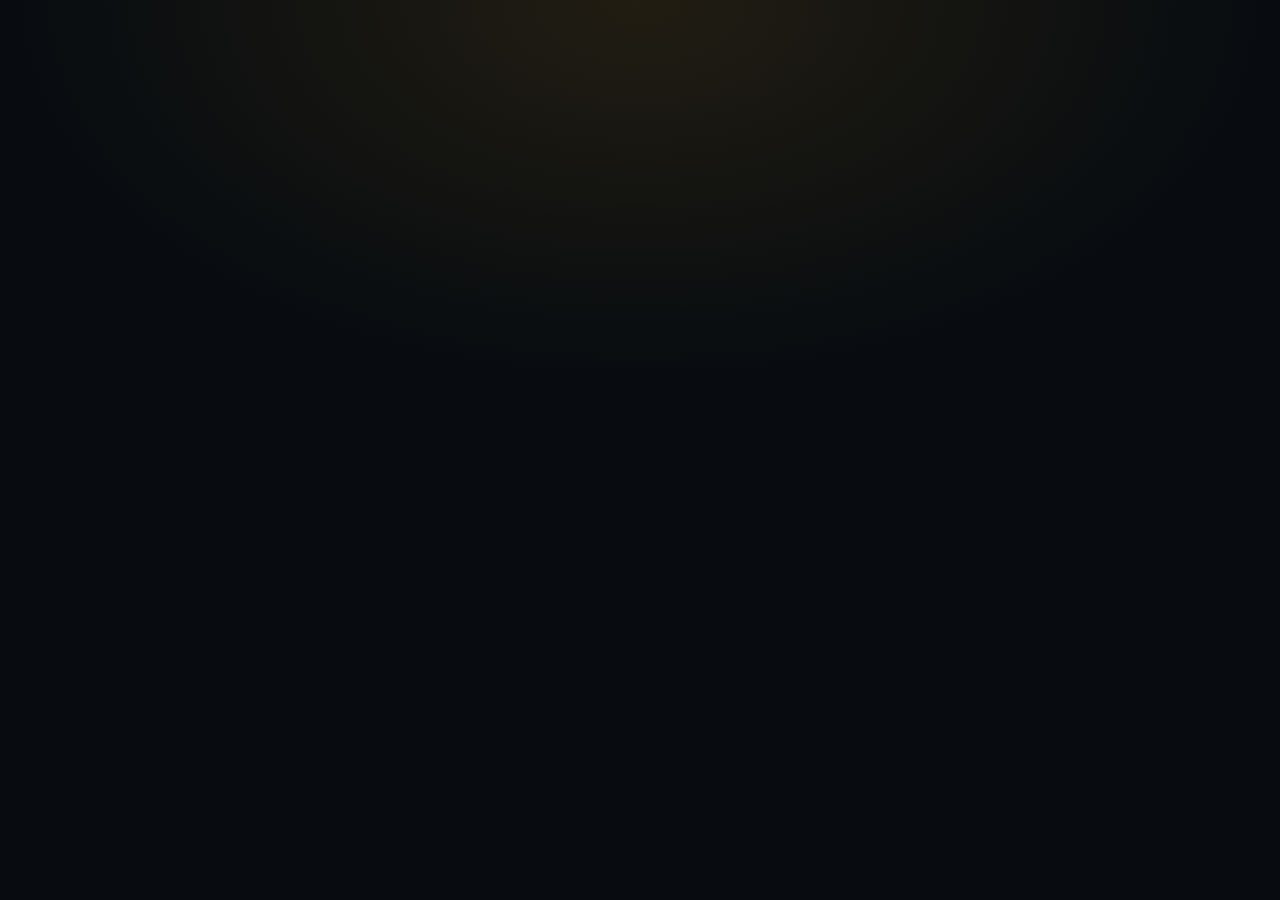
<file: src/index.html>
<!DOCTYPE html>
<html lang="ru">
<head>
<meta charset="UTF-8">
<meta name="viewport" content="width=device-width, initial-scale=1">
<title>Echips Hardware Check</title>
<link rel="stylesheet" href="fonts/fonts.css">
<link rel="stylesheet" href="style.css">
</head>
<body>

<div class="lock-overlay" id="lock-overlay"></div>
<div class="admin-panel" id="admin-panel"></div>

<div class="app">
  <header class="titlebar topbar">
    <div class="brand">
      <div class="mark logo"><img src="logo.png" alt="Echips"></div>
      <div class="bn"><div class="h">Echips Hardware Check</div><div class="s">v0.51.10 · ОТК / сервис</div></div>
    </div>
    <nav class="steps" id="steps"></nav>
    <div class="top-r">
      <div class="queuebox" id="queuebox"><span id="queue-text">Отчёты: —</span> <button type="button" class="btn-link" id="queue-send" onclick="echips.sendNow()">отправить</button></div>
      <div class="theme-toggle-slot" id="theme-toggle-slot"></div>
      <div class="techbox" id="techbox" tabindex="0">
        <div class="eng"><i class="av" id="techbox-av">—</i><span id="techbox-name">—</span><em id="techbox-role"></em><svg width="12" height="12" viewBox="0 0 24 24" fill="none" stroke="currentColor" stroke-width="2" stroke-linecap="round" stroke-linejoin="round"><path d="M6 9l6 6 6-6"/></svg></div>
        <div class="menu">
          <button type="button" class="menu-i" id="techbox-add" onclick="echips.go('techadmin')">Добавить инженера</button>
          <a href="#" class="menu-i" id="site-link">Сайт echips.ru</a>
        </div>
      </div>
      <div class="winbtns">
        <button class="winbtn" type="button" id="win-minimize" title="Свернуть" aria-label="Свернуть">
          <svg viewBox="0 0 10 10"><line x1="1" y1="5" x2="9" y2="5"></line></svg>
        </button>
        <button class="winbtn" type="button" id="win-maximize" title="Развернуть / восстановить (двойной клик по заголовку)" aria-label="Развернуть или восстановить">
          <svg viewBox="0 0 10 10"><rect x="1.5" y="1.5" width="7" height="7" fill="none"></rect></svg>
        </button>
        <button class="winbtn close" type="button" id="win-close" title="Закрыть" aria-label="Закрыть">
          <svg viewBox="0 0 10 10"><line x1="1" y1="1" x2="9" y2="9"></line><line x1="9" y1="1" x2="1" y2="9"></line></svg>
        </button>
      </div>
    </div>
  </header>

  <div class="ctxbar">
    <div class="devbox" id="devbox"><b class="n" id="devbox-name">определяется…</b><span class="sn" id="devbox-sn"></span></div>
    <div class="ctx-r">
      <label class="intake">Приёмка или ремонт <input type="text" id="intake-input" class="intake-input" inputmode="numeric" maxlength="6" placeholder="до 6 цифр" autocomplete="off" oninput="echips.setIntake(this.value)"></label>
      <div class="stagebtns"><button type="button" id="stage-before" onclick="echips.setStage('before')">До ремонта</button><button type="button" id="stage-after" onclick="echips.setStage('after')">После ремонта</button></div>
    </div>
  </div>

  <div class="main">
    <div class="content"><div class="update-banner-slot" id="update-banner-slot"></div><div class="screen" id="screen"></div></div>
  </div>
</div>

<script src="theme.js"></script>
<script src="update.js"></script>
<script src="profiles.js"></script>
<script src="app.js"></script>
</body>
</html>
</file>
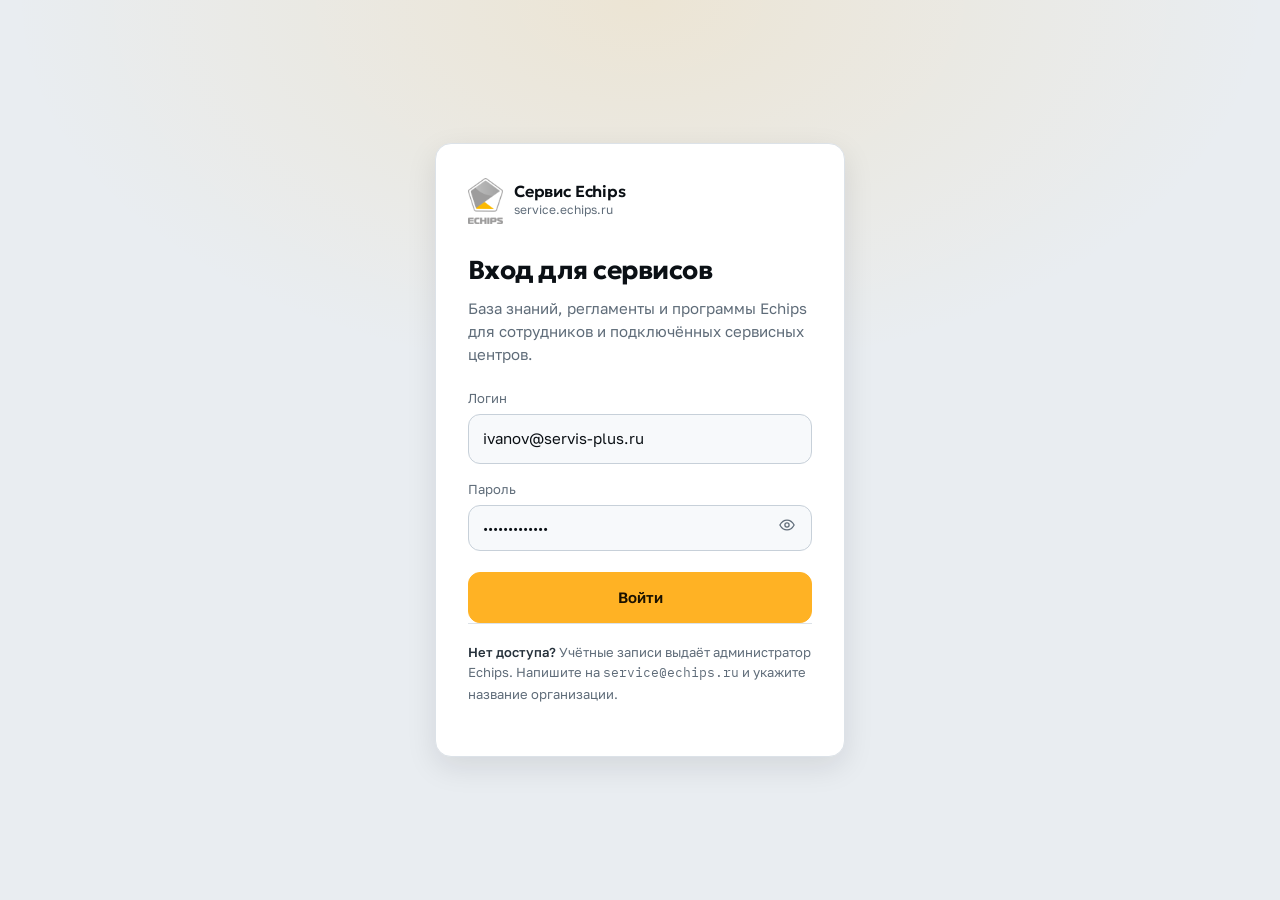
<file: portal/design/service-portal.html>
<!doctype html>
<html lang="ru">
<head>
<meta charset="utf-8">
<meta name="viewport" content="width=device-width,initial-scale=1,viewport-fit=cover">
<title>Сервис Echips</title>
<style>
@font-face{font-family:'Golos Text';font-style:normal;font-weight:400 800;font-display:swap;src:url([data-uri]) format('woff2');unicode-range:U+0301, U+0400-045F, U+0490-0491, U+04B0-04B1, U+2116}
@font-face{font-family:'Golos Text';font-style:normal;font-weight:400 800;font-display:swap;src:url([data-uri]) format('woff2');unicode-range:U+0000-00FF, U+0131, U+0152-0153, U+02BB-02BC, U+02C6, U+02DA, U+02DC, U+0304, U+0308, U+0329, U+2000-206F, U+20AC, U+2122, U+2191, U+2193, U+2212, U+2215, U+FEFF, U+FFFD}
@font-face{font-family:'Geologica';font-style:normal;font-weight:400 800;font-display:swap;src:url([data-uri]) format('woff2');unicode-range:U+0301, U+0400-045F, U+0490-0491, U+04B0-04B1, U+2116}
@font-face{font-family:'Geologica';font-style:normal;font-weight:400 800;font-display:swap;src:url([data-uri]) format('woff2');unicode-range:U+0000-00FF, U+0131, U+0152-0153, U+02BB-02BC, U+02C6, U+02DA, U+02DC, U+0304, U+0308, U+0329, U+2000-206F, U+20AC, U+2122, U+2191, U+2193, U+2212, U+2215, U+FEFF, U+FFFD}
@font-face{font-family:'IBM Plex Mono';font-style:normal;font-weight:400;font-display:swap;src:url([data-uri]) format('woff2');unicode-range:U+0301, U+0400-045F, U+0490-0491, U+04B0-04B1, U+2116}
@font-face{font-family:'IBM Plex Mono';font-style:normal;font-weight:400;font-display:swap;src:url([data-uri]) format('woff2');unicode-range:U+0000-00FF, U+0131, U+0152-0153, U+02BB-02BC, U+02C6, U+02DA, U+02DC, U+0304, U+0308, U+0329, U+2000-206F, U+20AC, U+2122, U+2191, U+2193, U+2212, U+2215, U+FEFF, U+FFFD}
@font-face{font-family:'IBM Plex Mono';font-style:normal;font-weight:500;font-display:swap;src:url([data-uri]) format('woff2');unicode-range:U+0301, U+0400-045F, U+0490-0491, U+04B0-04B1, U+2116}
@font-face{font-family:'IBM Plex Mono';font-style:normal;font-weight:500;font-display:swap;src:url([data-uri]) format('woff2');unicode-range:U+0000-00FF, U+0131, U+0152-0153, U+02BB-02BC, U+02C6, U+02DA, U+02DC, U+0304, U+0308, U+0329, U+2000-206F, U+20AC, U+2122, U+2191, U+2193, U+2212, U+2215, U+FEFF, U+FFFD}
:root{
  --page:#080C10; --bar:rgba(11,16,21,.86); --glass:#121A21; --glass-2:#0F161C; --glass-hover:#18222B;
  --line:#243039; --line-soft:#1B252D; --line-strong:#2E3B46;
  --text:#E8EEF3; --text-hi:#F4F7FA; --text-2:#CBD5DE; --mute:#8796A5; --faint:#5C6B7A;
  --accent:#FFB224; --accent-hover:#FFC145; --accent-ink:#1A1100; --accent-text:#FFCB6B;
  --accent-soft:rgba(255,178,36,.12); --accent-line:rgba(255,178,36,.34);
  --ok:#34D399; --ok-soft:rgba(52,211,153,.12); --err:#FF5D5D; --cool:#5AB0FF; --cool-soft:rgba(90,176,255,.12);
  --hero1:#2A1D05; --hero2:#1A1406; --hero-b:#5B4210; --hero-tx:#C9B27A;
  --glow:radial-gradient(70% 60% at 50% 0%,rgba(255,178,36,.08),transparent 70%);
  --shadow:0 10px 30px rgba(0,0,0,.35);
  --font:'Golos Text',system-ui,-apple-system,'Segoe UI',sans-serif; --grotesk:'Geologica','Golos Text',system-ui,sans-serif; --mono:'IBM Plex Mono',ui-monospace,Consolas,monospace;
  color-scheme:dark;
}
@media (prefers-color-scheme:light){
  :root:not([data-theme="dark"]){
    --page:#E9EDF1; --bar:rgba(255,255,255,.88); --glass:#FFFFFF; --glass-2:#F7F9FB; --glass-hover:#F1F4F7;
    --line:#DCE2E8; --line-soft:#E6EBF0; --line-strong:#C7D0D9;
    --text:#0F151B; --text-hi:#0B1015; --text-2:#26313B; --mute:#5F6C79; --faint:#94A0AC;
    --accent:#FFB224; --accent-hover:#F5A50E; --accent-ink:#1A1100; --accent-text:#8A5A00;
    --accent-soft:rgba(255,178,36,.16); --accent-line:rgba(214,140,0,.45);
    --ok:#0E9F6E; --ok-soft:rgba(14,159,110,.11); --err:#DC3B40; --cool:#2F7FD8; --cool-soft:rgba(47,127,216,.11);
    --hero1:#FFF3D6; --hero2:#FFE7B0; --hero-b:#F0C766; --hero-tx:#7A5A12;
    --glow:radial-gradient(70% 60% at 50% 0%,rgba(255,178,36,.14),transparent 70%);
    --shadow:0 10px 30px rgba(15,21,27,.10);
    color-scheme:light;
  }
}
:root[data-theme="light"]{
  --page:#E9EDF1; --bar:rgba(255,255,255,.88); --glass:#FFFFFF; --glass-2:#F7F9FB; --glass-hover:#F1F4F7;
  --line:#DCE2E8; --line-soft:#E6EBF0; --line-strong:#C7D0D9;
  --text:#0F151B; --text-hi:#0B1015; --text-2:#26313B; --mute:#5F6C79; --faint:#94A0AC;
  --accent:#FFB224; --accent-hover:#F5A50E; --accent-ink:#1A1100; --accent-text:#8A5A00;
  --accent-soft:rgba(255,178,36,.16); --accent-line:rgba(214,140,0,.45);
  --ok:#0E9F6E; --ok-soft:rgba(14,159,110,.11); --err:#DC3B40; --cool:#2F7FD8; --cool-soft:rgba(47,127,216,.11);
  --hero1:#FFF3D6; --hero2:#FFE7B0; --hero-b:#F0C766; --hero-tx:#7A5A12;
  --glow:radial-gradient(70% 60% at 50% 0%,rgba(255,178,36,.14),transparent 70%);
  --shadow:0 10px 30px rgba(15,21,27,.10);
  color-scheme:light;
}
*{box-sizing:border-box}
[hidden]{display:none!important}
body{margin:0;background:var(--glow),var(--page);color:var(--text);font:15px/1.55 var(--font);min-height:100vh}
a{color:var(--accent-text);text-decoration:none}a:hover{color:var(--accent-hover)}
button{font:inherit;color:inherit;cursor:pointer}
h1,h2,h3{font-family:var(--grotesk);color:var(--text-hi);letter-spacing:-.02em;text-wrap:balance;margin:0}
:focus-visible{outline:2px solid var(--accent);outline-offset:2px;border-radius:6px}
.mono{font-family:var(--mono)}
.wrap{max-width:1200px;margin:0 auto;padding-inline:20px}
svg.i{width:18px;height:18px;flex:none;fill:none;stroke:currentColor;stroke-width:1.7;stroke-linecap:round;stroke-linejoin:round}

/* верхняя панель */
.bar{position:sticky;top:env(safe-area-inset-top,0px);z-index:20;background:var(--bar);backdrop-filter:blur(12px);border-bottom:1px solid var(--line)}
.bar .wrap{display:flex;align-items:center;gap:22px;height:64px}
.brand{display:flex;align-items:center;gap:11px;color:var(--text-hi)}
.brand img{height:34px;width:auto;display:block}
.brand b{font:600 16px/1.1 var(--grotesk);letter-spacing:-.01em;display:block}
.brand small{display:block;color:var(--mute);font-size:12px}
.tabs{display:flex;gap:2px;flex:1;min-width:0}
.tab{display:flex;align-items:center;gap:8px;padding:0 15px;height:64px;color:var(--mute);font-weight:500;border-bottom:2px solid transparent;margin-bottom:-1px}
.tab:hover{color:var(--text-hi)}
.tab[aria-current="page"]{color:var(--text-hi);border-bottom-color:var(--accent)}
.tools{display:flex;align-items:center;gap:10px}
.theme{display:flex;background:var(--glass);border:1px solid var(--line);border-radius:99px;padding:3px}
.theme button{border:0;background:none;width:30px;height:28px;border-radius:99px;display:grid;place-items:center;color:var(--mute)}
.theme button[aria-pressed="true"]{background:var(--accent);color:var(--accent-ink)}
.me{display:flex;align-items:center;gap:10px;background:var(--glass);border:1px solid var(--line);border-radius:99px;padding:4px 14px 4px 4px;color:var(--text)}
.me .av{width:30px;height:30px;border-radius:50%;background:var(--accent-soft);color:var(--accent-text);display:grid;place-items:center;font:600 13px var(--grotesk)}
.me span{display:flex;flex-direction:column;line-height:1.15;text-align:left}.me em{font-style:normal;color:var(--mute);font-size:11.5px}
.role-switch{display:flex;gap:4px;align-items:center;color:var(--mute);font-size:12px}
.role-switch button{border:1px solid var(--line);background:var(--glass);border-radius:8px;padding:4px 9px;color:var(--mute)}
.role-switch button[aria-pressed="true"]{border-color:var(--accent-line);color:var(--accent-text);background:var(--accent-soft)}

main{padding-block:34px 70px}
.eyebrow{color:var(--mute);font-size:13px;margin:0 0 6px}
.badge{display:inline-flex;align-items:center;gap:6px;font-size:12px;font-weight:550;padding:3px 10px;border-radius:99px;border:1px solid var(--line);color:var(--mute);white-space:nowrap}
.badge.ok{color:var(--ok);background:var(--ok-soft);border-color:transparent}
.badge.acc{color:var(--accent-text);background:var(--accent-soft);border-color:var(--accent-line)}
.badge.cool{color:var(--cool);background:var(--cool-soft);border-color:transparent}
.btn{display:inline-flex;align-items:center;justify-content:center;gap:9px;border-radius:12px;border:1px solid var(--line-strong);background:var(--glass);padding:10px 18px;font-weight:600;color:var(--text-hi)}
.btn:hover{background:var(--glass-hover)}
.btn.primary{background:var(--accent);border-color:var(--accent);color:var(--accent-ink)}.btn.primary:hover{background:var(--accent-hover)}
.btn.sm{padding:7px 13px;font-size:13.5px;border-radius:10px}
.card{background:var(--glass);border:1px solid var(--line);border-radius:16px}
.only-staff{display:revert}
html[data-role="partner"] .only-staff{display:none!important}
html:not([data-role="partner"]) .only-partner{display:none!important}

/* вход */
.login{min-height:100vh;display:grid;place-items:center;padding:24px 16px}
.login-card{width:100%;max-width:410px;padding:34px 32px 30px;box-shadow:var(--shadow)}
.login-card .brand{margin-bottom:26px}.login-card .brand img{height:46px}
.login-card h1{font-size:26px;margin-bottom:6px}
.login-card p{color:var(--mute);margin:0 0 22px}
.field{display:block;margin-bottom:15px}
.field span{display:block;font-size:13px;color:var(--mute);margin-bottom:6px}
.inp{width:100%;background:var(--glass-2);border:1px solid var(--line-strong);border-radius:12px;padding:12px 14px;color:var(--text-hi);font:inherit}
.inp:focus{outline:2px solid var(--accent-line);border-color:var(--accent)}
.pwd{position:relative}.pwd button{position:absolute;right:6px;top:6px;bottom:6px;border:0;background:none;color:var(--mute);padding:0 10px;border-radius:8px}
.login .btn{width:100%;margin-top:6px;padding:13px}
.hint{margin:20px 0 0;padding-top:18px;border-top:1px solid var(--line);color:var(--mute);font-size:13px}
.hint b{color:var(--text-2);font-weight:550}

/* главная */
.hello{display:grid;grid-template-columns:minmax(0,1fr) auto;gap:24px;align-items:end;margin-bottom:22px}
.hello h1{font-size:clamp(28px,4vw,42px);line-height:1.08}
.search{position:relative;margin-bottom:22px}
.search .inp{padding:17px 20px 17px 52px;font-size:17px;border-radius:16px;background:var(--glass)}
.search svg{position:absolute;left:19px;top:18px;color:var(--mute);width:21px;height:21px}
.chips{display:flex;flex-wrap:wrap;gap:8px;margin-top:12px}
.chip{border:1px solid var(--line);background:var(--glass);border-radius:99px;padding:5px 13px;color:var(--mute);font-size:13.5px}
.chip:hover{color:var(--text-hi);border-color:var(--line-strong)}
.results{position:absolute;left:0;right:0;top:calc(100% + 8px);background:var(--glass);border:1px solid var(--line-strong);border-radius:14px;box-shadow:var(--shadow);z-index:5;overflow:hidden}
.results a{display:flex;justify-content:space-between;gap:16px;padding:12px 18px;color:var(--text)}
.results a+a{border-top:1px solid var(--line-soft)}.results a:hover{background:var(--glass-hover)}
.results small{color:var(--mute)}
.tiles{display:grid;grid-template-columns:repeat(4,minmax(0,1fr));gap:14px;margin-bottom:26px}
.tile{display:flex;flex-direction:column;gap:14px;padding:20px;color:var(--text);min-height:150px}
.tile:hover{border-color:var(--line-strong);background:var(--glass-hover);color:var(--text)}
.tile .ic{width:40px;height:40px;border-radius:12px;background:var(--accent-soft);color:var(--accent-text);display:grid;place-items:center}
.tile b{font:600 18px var(--grotesk);color:var(--text-hi);display:block}
.tile small{color:var(--mute);display:block;margin-top:2px}
.cols{display:grid;grid-template-columns:minmax(0,1.5fr) minmax(0,1fr);gap:22px;align-items:start}
.panel{padding:22px}
.panel h2{font-size:18px;margin-bottom:14px}
.feed{list-style:none;margin:0;padding:0}
.feed li{display:grid;grid-template-columns:78px minmax(0,1fr);gap:14px;padding:13px 0;border-top:1px solid var(--line-soft)}
.feed li:first-child{border-top:0;padding-top:0}
.feed time{color:var(--mute);font-size:13px;padding-top:2px}
.feed a{display:block;font-weight:550;color:var(--text-hi)}.feed a:hover{color:var(--accent-text)}
.feed p{margin:3px 0 0;color:var(--mute);font-size:13.5px}
.rel{background:linear-gradient(135deg,var(--hero1),var(--hero2));border:1px solid var(--hero-b);border-radius:16px;padding:24px}
.rel .eyebrow{color:var(--hero-tx)}
.rel h2{font-size:26px;margin-bottom:4px}
.rel p{margin:0 0 16px;color:var(--hero-tx)}
.kv{display:flex;justify-content:space-between;gap:14px;padding:8px 0;border-top:1px solid var(--line-soft);font-size:13.5px}
.kv span{color:var(--mute)}.kv b{font-weight:550;text-align:right;overflow-wrap:anywhere}
.rel .kv{border-color:var(--hero-b)}.rel .kv span{color:var(--hero-tx)}

/* база знаний */
.kb{display:grid;grid-template-columns:270px minmax(0,1fr) 220px;gap:30px;align-items:start}
.tree{position:sticky;top:84px;font-size:14px}
.tree h3{font:600 12px var(--font);text-transform:uppercase;letter-spacing:.06em;color:var(--mute);margin:18px 0 6px}
.tree h3:first-child{margin-top:0}
.tree a{display:flex;justify-content:space-between;gap:10px;padding:7px 12px;border-radius:9px;color:var(--text-2)}
.tree a:hover{background:var(--glass-hover);color:var(--text-hi)}
.tree a[aria-current="page"]{background:var(--accent-soft);color:var(--accent-text);font-weight:600}
.tree a em{font-style:normal;color:var(--faint);font-size:12.5px}
.art{padding:34px 40px 40px;min-width:0}
.crumbs{color:var(--mute);font-size:13px;margin-bottom:12px}.crumbs a{color:var(--mute)}.crumbs a:hover{color:var(--text-hi)}
.art h1{font-size:clamp(26px,3.6vw,36px);line-height:1.1;margin-bottom:14px}
.meta{display:flex;flex-wrap:wrap;align-items:center;gap:8px 14px;color:var(--mute);font-size:13.5px;padding-bottom:20px;border-bottom:1px solid var(--line);margin-bottom:26px}
.meta .btn{margin-left:auto}
.prose>p,.prose>ul{max-width:68ch}
.prose h2{font-size:22px;margin:34px 0 12px;scroll-margin-top:84px}
.prose p{margin:0 0 14px;color:var(--text-2)}
.prose ul.check{list-style:none;padding:0;margin:0 0 18px;display:grid;gap:8px}
.prose ul.check li label{display:flex;gap:12px;align-items:flex-start;padding:12px 15px;background:var(--glass-2);border:1px solid var(--line);border-radius:12px;cursor:pointer;color:var(--text-2)}
.prose ul.check input{appearance:none;width:20px;height:20px;margin:2px 0 0;border:1.5px solid var(--line-strong);border-radius:6px;background:var(--glass);flex:none;display:grid;place-items:center;cursor:pointer}
.prose ul.check input:checked{background:var(--accent);border-color:var(--accent)}
.prose ul.check input:checked::after{content:"";width:10px;height:5px;border-left:2px solid var(--accent-ink);border-bottom:2px solid var(--accent-ink);transform:rotate(-45deg) translate(1px,-1px)}
.prose ul.check li:has(input:checked) label{color:var(--mute);text-decoration:line-through;text-decoration-color:var(--faint)}
.prose ul.check b{color:var(--text-hi);font-weight:600}
.callout{display:flex;gap:14px;padding:16px 18px;border-radius:14px;background:var(--accent-soft);border:1px solid var(--accent-line);margin:6px 0 20px;color:var(--text-2)}
.callout svg{color:var(--accent-text);margin-top:2px}.callout b{color:var(--text-hi)}
.tbl{overflow-x:auto;border:1px solid var(--line);border-radius:14px;margin:6px 0 20px}
.tbl table{border-collapse:collapse;width:100%;min-width:560px;font-size:14px}
.tbl th{text-align:left;color:var(--mute);font-weight:550;font-size:12.5px;padding:11px 14px;background:var(--glass-2);border-bottom:1px solid var(--line)}
.tbl td{padding:11px 14px;border-top:1px solid var(--line-soft);color:var(--text-2);vertical-align:top}
.tbl tr:first-child td{border-top:0}
code,.code{font-family:var(--mono);font-size:13px;background:var(--glass-2);border:1px solid var(--line);border-radius:6px;padding:1px 6px;color:var(--text-hi)}
.toc{position:sticky;top:84px;font-size:13.5px}
.toc h3{font:600 12px var(--font);text-transform:uppercase;letter-spacing:.06em;color:var(--mute);margin-bottom:8px}
.toc a{display:block;padding:5px 0 5px 14px;border-left:2px solid var(--line);color:var(--mute)}
.toc a:hover{color:var(--text-hi);border-color:var(--accent)}
.files{margin-top:22px;display:grid;gap:8px}
.toc a.file{display:flex;padding:10px 12px;border:1px solid var(--line);border-left:1px solid var(--line);color:var(--text)}
.toc a.file:hover{border-color:var(--line-strong)}
.file{display:flex;align-items:center;gap:11px;padding:10px 12px;border:1px solid var(--line);border-radius:12px;background:var(--glass);color:var(--text)}
.file:hover{background:var(--glass-hover);color:var(--text)}
.file small{color:var(--mute);display:block;font-size:12px}.file div{min-width:0;line-height:1.3;font-size:13.5px}

/* программы */
.head{display:flex;justify-content:space-between;align-items:end;gap:20px;flex-wrap:wrap;margin-bottom:22px}
.head h1{font-size:clamp(28px,4vw,40px)}.head p{color:var(--mute);margin:8px 0 0;max-width:62ch}
.seg{display:flex;background:var(--glass);border:1px solid var(--line);border-radius:12px;padding:3px}
.seg button{border:0;background:none;padding:7px 15px;border-radius:9px;color:var(--mute);font-weight:550}
.seg button[aria-pressed="true"]{background:var(--accent-soft);color:var(--accent-text)}
.progs{display:grid;gap:14px}
.prog{display:grid;grid-template-columns:64px minmax(0,1fr) 200px;gap:22px;align-items:center;padding:22px 24px}
.prog .ic{width:64px;height:64px;border-radius:16px;background:var(--accent-soft);color:var(--accent-text);display:grid;place-items:center}
.prog .ic svg{width:28px;height:28px}
.prog h2{font-size:21px;display:flex;flex-wrap:wrap;align-items:center;gap:10px}
.prog p{margin:6px 0 10px;color:var(--mute);max-width:70ch}
.prog dl{display:flex;flex-wrap:wrap;gap:6px 26px;margin:0;font-size:13px}
.prog dt{color:var(--mute);display:inline}.prog dd{margin:0 0 0 6px;display:inline;color:var(--text-2)}
.sha{display:inline-flex;align-items:center;gap:8px;font:12.5px var(--mono);color:var(--text-2)}
.sha button{border:1px solid var(--line);background:var(--glass-2);border-radius:7px;padding:2px 8px;color:var(--mute);font:12px var(--font)}
.sha button:hover{color:var(--text-hi)}
.prog .go{display:grid;gap:8px;justify-items:stretch;min-width:190px}
.locked{opacity:.62}
details.notes{margin-top:12px}
details.notes summary{cursor:pointer;color:var(--accent-text);font-size:13.5px;font-weight:550;list-style:none}
details.notes summary::-webkit-details-marker{display:none}
details.notes ul{margin:8px 0 0;padding-left:18px;color:var(--text-2);font-size:13.5px}
.sec-h{font-size:19px;margin:34px 0 12px}
.tbl.log td:first-child,.tbl.log td:nth-child(3){font-family:var(--mono);font-size:13px}

.toast{position:fixed;left:50%;bottom:calc(24px + env(safe-area-inset-bottom,0px));transform:translate(-50%,20px);background:var(--text-hi);color:var(--page);padding:11px 18px;border-radius:12px;font-weight:550;opacity:0;pointer-events:none;transition:.25s;z-index:50;max-width:calc(100% - 32px)}
.toast.on{opacity:1;transform:translate(-50%,0)}
.foot{border-top:1px solid var(--line);padding-block:22px;color:var(--mute);font-size:13px}
.foot .wrap{display:flex;flex-wrap:wrap;gap:8px 24px;justify-content:space-between}

@media (max-width:1080px){
  .kb{grid-template-columns:240px minmax(0,1fr)}.toc{display:none}
  .tiles{grid-template-columns:repeat(2,minmax(0,1fr))}
  .brand small,.me span em{display:none}
}
@media (max-width:820px){
  .cols{grid-template-columns:1fr}
  .kb{grid-template-columns:1fr}.tree{position:static}
  .art{padding:24px 20px 28px}
  .prog{grid-template-columns:1fr;gap:16px}.prog .ic{width:52px;height:52px}
  .prog .go{grid-template-columns:1fr 1fr}
  .tabs .tab{padding:0 11px}.me span{display:none}.me{padding:4px}
  .hello{grid-template-columns:1fr}
  .role-switch span{display:none}
}
@media (max-width:560px){
  .bar .wrap{gap:10px}.brand b{display:none}.tab svg{display:none}
  .tiles{grid-template-columns:1fr}.tile{min-height:0}
  .feed li{grid-template-columns:1fr;gap:4px}
  .login-card{padding:28px 22px}
}
@media (prefers-reduced-motion:reduce){*{transition:none!important}}
</style>
</head>
<body>

<svg width="0" height="0" style="position:absolute" aria-hidden="true"><defs>
<symbol id="i-book" viewBox="0 0 24 24"><path d="M4 5.5A2.5 2.5 0 0 1 6.5 3H20v16H6.5A2.5 2.5 0 0 0 4 21.5z"/><path d="M4 21.5V5.5M8 7h8M8 11h6"/></symbol>
<symbol id="i-down" viewBox="0 0 24 24"><path d="M12 4v11m0 0-4.5-4.5M12 15l4.5-4.5M5 20h14"/></symbol>
<symbol id="i-disc" viewBox="0 0 24 24"><circle cx="12" cy="12" r="8.5"/><circle cx="12" cy="12" r="2.5"/><path d="M12 3.5v2M20.5 12h-2"/></symbol>
<symbol id="i-folder" viewBox="0 0 24 24"><path d="M3.5 7.5A1.5 1.5 0 0 1 5 6h4l2 2.5h8A1.5 1.5 0 0 1 20.5 10v8A1.5 1.5 0 0 1 19 19.5H5A1.5 1.5 0 0 1 3.5 18z"/></symbol>
<symbol id="i-search" viewBox="0 0 24 24"><circle cx="11" cy="11" r="6.5"/><path d="m20 20-4.2-4.2"/></symbol>
<symbol id="i-home" viewBox="0 0 24 24"><path d="M4 11 12 4l8 7M6 9.5V20h12V9.5"/></symbol>
<symbol id="i-sun" viewBox="0 0 24 24"><circle cx="12" cy="12" r="4"/><path d="M12 3v2M12 19v2M3 12h2M19 12h2M5.6 5.6l1.4 1.4M17 17l1.4 1.4M5.6 18.4 7 17M17 7l1.4-1.4"/></symbol>
<symbol id="i-moon" viewBox="0 0 24 24"><path d="M20 14.5A8 8 0 0 1 9.5 4 8 8 0 1 0 20 14.5z"/></symbol>
<symbol id="i-info" viewBox="0 0 24 24"><circle cx="12" cy="12" r="9"/><path d="M12 11v5M12 7.6v.1"/></symbol>
<symbol id="i-file" viewBox="0 0 24 24"><path d="M6 3h8l4 4v14H6z"/><path d="M14 3v4h4M9 12h6M9 16h6"/></symbol>
<symbol id="i-lock" viewBox="0 0 24 24"><rect x="5" y="10.5" width="14" height="10" rx="2"/><path d="M8 10.5V8a4 4 0 0 1 8 0v2.5"/></symbol>
<symbol id="i-edit" viewBox="0 0 24 24"><path d="M4 20h4L19 9l-4-4L4 16z"/></symbol>
<symbol id="i-eye" viewBox="0 0 24 24"><path d="M2.5 12S6 5.5 12 5.5 21.5 12 21.5 12 18 18.5 12 18.5 2.5 12 2.5 12z"/><circle cx="12" cy="12" r="2.8"/></symbol>
</defs></svg>

<!-- ВХОД -->
<section id="p-login" class="login" data-page="login" hidden>
  <form class="card login-card" id="login-form">
    <div class="brand"><img src="[data-uri]" alt="Echips"><div><b>Сервис Echips</b><small>service.echips.ru</small></div></div>
    <h1>Вход для сервисов</h1>
    <p>База знаний, регламенты и программы Echips для сотрудников и подключённых сервисных центров.</p>
    <label class="field"><span>Логин</span><input class="inp" id="login" autocomplete="username" value="ivanov@servis-plus.ru"></label>
    <label class="field"><span>Пароль</span><span class="pwd" style="display:block;margin:0"><input class="inp" id="pass" type="password" autocomplete="current-password" value="demo-password"><button type="button" id="pass-toggle" aria-label="Показать пароль"><svg class="i"><use href="#i-eye"/></svg></button></span></label>
    <button class="btn primary" type="submit">Войти</button>
    <p class="hint"><b>Нет доступа?</b> Учётные записи выдаёт администратор Echips. Напишите на <span class="mono">service@echips.ru</span> и укажите название организации.</p>
  </form>
</section>

<!-- ШАПКА -->
<header class="bar" id="bar" hidden>
  <div class="wrap">
    <a class="brand" href="#home"><img src="[data-uri]" alt="Echips"><div><b>Сервис Echips</b><small>service.echips.ru</small></div></a>
    <nav class="tabs" aria-label="Разделы">
      <a class="tab" href="#home" data-tab="home"><svg class="i"><use href="#i-home"/></svg>Главная</a>
      <a class="tab" href="#kb" data-tab="kb"><svg class="i"><use href="#i-book"/></svg>База знаний</a>
      <a class="tab" href="#programs" data-tab="programs"><svg class="i"><use href="#i-down"/></svg>Программы</a>
    </nav>
    <div class="tools">
      <div class="role-switch" title="Только для макета: как видит портал сотрудник или партнёр"><span>Смотреть как</span><button type="button" data-role="staff" aria-pressed="true">Сотрудник</button><button type="button" data-role="partner" aria-pressed="false">Партнёр</button></div>
      <div class="theme" role="group" aria-label="Тема"><button type="button" data-theme="light" aria-label="Светлая" aria-pressed="false"><svg class="i"><use href="#i-sun"/></svg></button><button type="button" data-theme="dark" aria-label="Тёмная" aria-pressed="true"><svg class="i"><use href="#i-moon"/></svg></button></div>
      <a class="me" href="#login" title="Выйти"><span class="av">ИП</span><span>Иван Петров<em class="only-staff">Сотрудник Echips</em><em class="only-partner">ООО «Сервис-Плюс»</em></span></a>
    </div>
  </div>
</header>

<!-- ГЛАВНАЯ -->
<main data-page="home" hidden><div class="wrap">
  <div class="hello">
    <div><p class="eyebrow">Пятница, 25 сентября</p><h1>Добрый день, Иван</h1></div>
    <span class="badge ok"><svg class="i" style="width:14px;height:14px"><use href="#i-info"/></svg>Все программы актуальны</span>
  </div>
  <div class="search">
    <svg class="i"><use href="#i-search"/></svg>
    <input class="inp" id="q" placeholder="Найти в базе знаний: приёмка, SN и UUID, ключ Windows…" autocomplete="off" aria-label="Поиск по базе знаний">
    <div class="results" id="results" hidden></div>
    <div class="chips"><button class="chip" data-q="приёмка">приёмка</button><button class="chip" data-q="замена платы">замена платы</button><button class="chip" data-q="ключ Windows">ключ Windows</button><button class="chip" data-q="WinPE">WinPE</button><button class="chip" data-q="BIOS">BIOS</button></div>
  </div>
  <div class="tiles">
    <a class="card tile" href="#kb"><span class="ic"><svg class="i"><use href="#i-book"/></svg></span><span><b>База знаний</b><small>86 статей, 12 чек-листов</small></span></a>
    <a class="card tile" href="#programs"><span class="ic"><svg class="i"><use href="#i-down"/></svg></span><span><b>Программы</b><small>Echips Hardware Check 0.51.0</small></span></a>
    <a class="card tile" href="#programs"><span class="ic"><svg class="i"><use href="#i-disc"/></svg></span><span><b>Образы WinPE</b><small>Echips PE · 2026.09</small></span></a>
    <a class="card tile" href="#kb"><span class="ic"><svg class="i"><use href="#i-folder"/></svg></span><span><b>Заводские материалы</b><small>схемы, инструкции, boardview</small></span></a>
  </div>
  <div class="cols">
    <section class="card panel"><h2>Что нового</h2>
      <ul class="feed">
        <li><time>25 сен</time><div><span class="badge acc">Релиз</span> <a href="#programs">Echips Hardware Check 0.51.0</a><p>Вход по PIN без интернета, читаемые отчёты, журнал событий.</p></div></li>
        <li><time>24 сен</time><div><span class="badge cool">Статья</span> <a href="#kb">Запись SN и UUID после замены платы</a><p>Пошагово для плат на AMI и Insyde, что делать после перезагрузки.</p></div></li>
        <li class="only-staff"><time>22 сен</time><div><span class="badge">Регламент</span> <a href="#kb">Порядок выдачи техники после ремонта</a><p>Только для сотрудников Echips. Обновлён раздел про акт передачи.</p></div></li>
        <li><time>20 сен</time><div><span class="badge cool">Статья</span> <a href="#kb">Ключ Windows: проверка OEM в BIOS</a><p>Как понять, что ключ записан, и что означает канал OEM:DM.</p></div></li>
        <li><time>18 сен</time><div><span class="badge ok">Файлы</span> <a href="#kb">Схемы NR161G и NB15A-RH</a><p>Добавлены схемы и boardview, формат PDF и BRD.</p></div></li>
      </ul>
    </section>
    <aside style="display:grid;gap:22px">
      <div class="rel"><p class="eyebrow">Последний релиз</p><h2>Echips Hardware Check</h2><p>Версия 0.51.0 · Windows 10/11 · 25 сентября 2026</p>
        <button class="btn primary" data-toast="В макете скачивание отключено" style="width:100%"><svg class="i"><use href="#i-down"/></svg>Скачать · 25 МБ</button>
        <div style="margin-top:14px"><div class="kv"><span>Контрольная сумма</span><b class="mono" style="font-size:12px">9f3a…c41e</b></div><div class="kv"><span>Автообновление</span><b>включено</b></div></div>
      </div>
      <section class="card panel"><h2>Ваши загрузки</h2>
        <div class="kv"><span>Echips Hardware Check 0.50.3</span><b>22 сен</b></div>
        <div class="kv"><span>Echips PE 2026.08</span><b>03 сен</b></div>
        <div class="kv"><span>Чек-лист приёмки.pdf</span><b>28 авг</b></div>
      </section>
    </aside>
  </div>
</div></main>

<!-- БАЗА ЗНАНИЙ -->
<main data-page="kb" hidden><div class="wrap kb">
  <nav class="tree" aria-label="Разделы базы знаний">
    <h3>Приёмка и диагностика</h3>
    <a href="#kb" aria-current="page">Приёмка ноутбука <em>чек-лист</em></a>
    <a href="#kb">Диагностика Echips Hardware Check <em>8</em></a>
    <a href="#kb">Чтение отчёта <em>4</em></a>
    <h3>Ремонт</h3>
    <a href="#kb">Замена материнской платы <em>6</em></a>
    <a href="#kb">Запись SN и UUID <em>3</em></a>
    <a href="#kb">Ключ Windows и OEM <em>5</em></a>
    <h3>Образы и программы</h3>
    <a href="#kb">Загрузка в WinPE <em>2</em></a>
    <a href="#kb">Установка драйверов <em>7</em></a>
    <h3>Материалы</h3>
    <a href="#kb">Схемы и boardview <em>42</em></a>
    <a href="#kb">Заводские инструкции <em>19</em></a>
    <a href="#kb" class="only-staff">Регламенты Echips <em><svg class="i" style="width:13px;height:13px"><use href="#i-lock"/></svg> 9</em></a>
    <a href="#kb" class="only-staff">Закупочные цены <em><svg class="i" style="width:13px;height:13px"><use href="#i-lock"/></svg></em></a>
  </nav>
  <article class="card art">
    <p class="crumbs"><a href="#kb">База знаний</a> / <a href="#kb">Приёмка и диагностика</a> / Приёмка ноутбука</p>
    <h1>Приёмка ноутбука: входной контроль</h1>
    <div class="meta">
      <span>Обновлено 25 сентября 2026</span><span>Автор: Максим</span>
      <span class="badge ok"><svg class="i" style="width:14px;height:14px"><use href="#i-eye"/></svg>Видят: сотрудники и партнёры</span>
      <button class="btn sm only-staff" data-toast="Редактор откроется на следующем этапе"><svg class="i"><use href="#i-edit"/></svg>Редактировать</button>
    </div>
    <div class="prose">
      <p>Входной контроль занимает около 5 минут в режиме «Экспресс» и фиксирует состояние устройства до ремонта. Результат сравнивают с проверкой после ремонта, поэтому всегда запускайте её с номером приёмки.</p>
      <h2 id="s1">Перед началом</h2>
      <ul class="check" id="chk">
        <li><label><input type="checkbox" checked><span><b>Подключите питание</b> и убедитесь, что заряд батареи больше 20%: при меньшем заряде оценка ёмкости неточна.</span></label></li>
        <li><label><input type="checkbox" checked><span><b>Вставьте флешку</b> с Echips Hardware Check и запустите программу от имени администратора.</span></label></li>
        <li><label><input type="checkbox"><span><b>Введите номер приёмки</b> (до 6 цифр) и выберите этап «До ремонта».</span></label></li>
        <li><label><input type="checkbox"><span><b>Запустите «Экспресс»</b> и не трогайте клавиатуру, пока программа не попросит.</span></label></li>
      </ul>
      <div class="callout"><svg class="i"><use href="#i-info"/></svg><div><b>Важно.</b> Если серийник платы показан как <span class="code">To be filled by O.E.M.</span>, это заглушка производителя. На работу ноутбука она не влияет, отметьте это в заключении.</div></div>
      <h2 id="s2">Что фиксируем</h2>
      <div class="tbl"><table><thead><tr><th>Пункт</th><th>Как проверить</th><th>Норма</th></tr></thead><tbody>
        <tr><td>Серийный номер и UUID</td><td>Тест «Идентификаторы»</td><td>Заданы, не заглушка</td></tr>
        <tr><td>Активация Windows</td><td>Тест «Активация Windows»</td><td>Лицензирована, канал OEM</td></tr>
        <tr><td>Накопитель</td><td>«Диск: здоровье» и SMART</td><td>Здоровье в норме, без предупреждений</td></tr>
        <tr><td>Журнал сбоев</td><td>Тест «Журнал сбоев»</td><td>Синих экранов за 30 дней нет</td></tr>
        <tr><td>Охлаждение</td><td>Стресс-тест 2 минуты</td><td>Без троттлинга, ниже 95 °C</td></tr>
      </tbody></table></div>
      <h2 id="s3">После проверки</h2>
      <p>Напишите заключение: что найдено и что нужно клиенту. Отчёт уходит на сервер сам. Если сети нет, он встанет в очередь и отправится позже. Открыть отчёт можно в программе на вкладке «Отчёт».</p>
    </div>
  </article>
  <aside class="toc">
    <h3>На странице</h3>
    <a href="#kb" data-go="s1">Перед началом</a><a href="#kb" data-go="s2">Что фиксируем</a><a href="#kb" data-go="s3">После проверки</a>
    <div class="files"><h3 style="margin-top:14px">Файлы</h3>
      <a class="file" href="#kb" data-toast="В макете скачивание отключено"><svg class="i"><use href="#i-file"/></svg><div>Чек-лист приёмки.pdf<small>PDF · 118 КБ</small></div></a>
      <a class="file" href="#kb" data-toast="В макете скачивание отключено"><svg class="i"><use href="#i-file"/></svg><div>Акт приёмки (бланк).docx<small>DOCX · 42 КБ</small></div></a>
    </div>
  </aside>
</div></main>

<!-- ПРОГРАММЫ -->
<main data-page="programs" hidden><div class="wrap">
  <div class="head"><div><p class="eyebrow">Загрузки</p><h1>Программы и образы</h1><p>Актуальные версии программ Echips. Каждая загрузка записывается в журнал, у файла есть контрольная сумма для проверки.</p></div>
    <div class="seg" role="group" aria-label="Фильтр"><button type="button" data-f="all" aria-pressed="true">Все</button><button type="button" data-f="win" aria-pressed="false">Windows</button><button type="button" data-f="pe" aria-pressed="false">WinPE</button></div></div>
  <div class="progs">
    <article class="card prog" data-kind="win"><span class="ic"><svg class="i"><use href="#i-down"/></svg></span>
      <div><h2>Echips Hardware Check <span class="badge acc">0.51.0</span><span class="badge ok">актуальная</span></h2>
        <p>Диагностика ноутбуков и ПК, замена платы и запись SN/UUID, отчёты с автоматической отправкой. Работает с флешки, обновляется сама.</p>
        <dl><div><dt>Дата</dt><dd>25.09.2026</dd></div><div><dt>Размер</dt><dd>25 МБ</dd></div><div><dt>Система</dt><dd>Windows 10/11</dd></div><div><dt>SHA-256</dt><dd><span class="sha">9f3a…c41e <button type="button" data-copy="9f3a7d21…c41e">копировать</button></span></dd></div></dl>
        <details class="notes"><summary>Что изменилось в 0.51.0</summary><ul><li>Вход по PIN работает без интернета, аренда на 7 суток.</li><li>Отчёты открываются как после автопрогона, есть скачивание PDF.</li><li>Новая вкладка «Журнал» для администратора.</li></ul></details></div>
      <div class="go"><button class="btn primary" data-toast="В макете скачивание отключено"><svg class="i"><use href="#i-down"/></svg>Скачать</button><button class="btn" data-toast="История версий откроется на следующем этапе">Все версии</button></div></article>
    <article class="card prog" data-kind="pe"><span class="ic"><svg class="i"><use href="#i-disc"/></svg></span>
      <div><h2>Echips PE <span class="badge acc">2026.09</span><span class="badge cool">WinPE</span></h2>
        <p>Загрузочный образ для проверки без установленной Windows: диагностика дисков, копирование данных, запуск офлайн-версии программы.</p>
        <dl><div><dt>Дата</dt><dd>12.09.2026</dd></div><div><dt>Размер</dt><dd>3,4 ГБ (ISO)</dd></div><div><dt>Запись</dt><dd>Rufus, режим DD</dd></div><div><dt>SHA-256</dt><dd><span class="sha">c07e…5a92 <button type="button" data-copy="c07e41b8…5a92">копировать</button></span></dd></div></dl></div>
      <div class="go"><button class="btn primary" data-toast="В макете скачивание отключено"><svg class="i"><use href="#i-down"/></svg>Скачать</button><button class="btn" data-toast="Инструкция откроется в базе знаний">Как записать на флешку</button></div></article>
    <article class="card prog only-staff" data-kind="win"><span class="ic"><svg class="i"><use href="#i-lock"/></svg></span>
      <div><h2>DPKTool (ключ Windows в BIOS) <span class="badge">только сотрудники</span></h2>
        <p>Заводская утилита записи OEM-ключа. Доступна сотрудникам Echips, партнёрам не показывается. Ключи выдаются на каждое устройство отдельно.</p>
        <dl><div><dt>Версия</dt><dd>OA3Tool 10.0.22000</dd></div><div><dt>Размер</dt><dd>6 МБ</dd></div></dl></div>
      <div class="go"><button class="btn primary" data-toast="В макете скачивание отключено"><svg class="i"><use href="#i-down"/></svg>Скачать</button></div></article>
  </div>
  <h2 class="sec-h">Ваши загрузки</h2>
  <div class="tbl log"><table><thead><tr><th>Дата и время</th><th>Файл</th><th>Версия</th><th>Кто скачал</th></tr></thead><tbody>
    <tr><td>22.09.2026 10:41</td><td>Echips Hardware Check</td><td>0.50.3</td><td>Иван Петров</td></tr>
    <tr><td>03.09.2026 15:07</td><td>Echips PE</td><td>2026.08</td><td>Иван Петров</td></tr>
    <tr class="only-staff"><td>02.09.2026 09:12</td><td>DPKTool</td><td>10.0.22000</td><td>Иван Петров</td></tr>
  </tbody></table></div>
</div></main>

<footer class="foot" id="foot" hidden><div class="wrap"><span>© Echips · service.echips.ru</span><span>Макет дизайна: данные в нём примерные</span></div></footer>
<div class="toast" id="toast" role="status" aria-live="polite"></div>

<script>
(function(){
  var root = document.documentElement, $ = function(s, r){ return (r||document).querySelector(s); }, $$ = function(s, r){ return [].slice.call((r||document).querySelectorAll(s)); };
  function store(k, v){ try { if (v===undefined) return localStorage.getItem(k); localStorage.setItem(k, v); } catch(e){ return null; } }
  var timer;
  function toast(t){ var e = $('#toast'); e.textContent = t; e.classList.add('on'); clearTimeout(timer); timer = setTimeout(function(){ e.classList.remove('on'); }, 2200); }

  /* тема: явный выбор перекрывает системную */
  function setTheme(t){ root.setAttribute('data-theme', t); $$('.theme button').forEach(function(b){ b.setAttribute('aria-pressed', String(b.dataset.theme===t)); }); store('portal-theme', t); }
  var sys = window.matchMedia && matchMedia('(prefers-color-scheme: light)').matches ? 'light' : 'dark';
  setTheme(store('portal-theme') || sys);
  $$('.theme button').forEach(function(b){ b.addEventListener('click', function(){ setTheme(b.dataset.theme); }); });

  /* роль (только для макета) */
  function setRole(r){ if (r==='partner') root.setAttribute('data-role','partner'); else root.removeAttribute('data-role'); $$('.role-switch button').forEach(function(b){ b.setAttribute('aria-pressed', String(b.dataset.role===r)); }); }
  $$('.role-switch button').forEach(function(b){ b.addEventListener('click', function(){ setRole(b.dataset.role); }); });

  /* страницы: #login #home #kb #programs */
  var pages = ['login','home','kb','programs'];
  function route(){
    var h = (location.hash||'').replace('#',''); if (pages.indexOf(h)<0) h = 'login';
    $$('[data-page]').forEach(function(e){ e.hidden = e.dataset.page !== h; });
    var inside = h !== 'login';
    $('#bar').hidden = !inside; $('#foot').hidden = !inside;
    $$('.tab').forEach(function(t){ if (t.dataset.tab===h) t.setAttribute('aria-current','page'); else t.removeAttribute('aria-current'); });
    window.scrollTo(0,0);
  }
  window.addEventListener('hashchange', route); route();

  /* вход (макет: пароль не проверяется) */
  $('#login-form').addEventListener('submit', function(e){ e.preventDefault(); location.hash = 'home'; });
  $('#pass-toggle').addEventListener('click', function(){ var p = $('#pass'); p.type = p.type==='password' ? 'text' : 'password'; });

  /* поиск по базе знаний */
  var KB = [
    ['Приёмка ноутбука: входной контроль','Приёмка и диагностика'],['Диагностика Echips Hardware Check','Приёмка и диагностика'],['Чтение отчёта программы','Приёмка и диагностика'],
    ['Замена материнской платы','Ремонт'],['Запись SN и UUID после замены платы','Ремонт'],['Ключ Windows: проверка OEM в BIOS','Ремонт'],
    ['Загрузка в WinPE и запись образа на флешку','Образы и программы'],['Установка драйверов после ремонта','Образы и программы'],['Схемы NR161G и NB15A-RH','Материалы'],['Обновление BIOS: порядок и риски','Материалы']
  ];
  function search(v){
    var box = $('#results'); v = v.trim().toLowerCase();
    if (!v){ box.hidden = true; return; }
    var hit = KB.filter(function(r){ return (r[0]+' '+r[1]).toLowerCase().indexOf(v)>=0; }).slice(0,6);
    box.innerHTML = hit.length ? hit.map(function(r){ return '<a href="#kb"><span>'+r[0]+'</span><small>'+r[1]+'</small></a>'; }).join('') : '<a href="#home"><span>Ничего не найдено</span><small>попробуйте другое слово</small></a>';
    box.hidden = false;
  }
  $('#q').addEventListener('input', function(e){ search(e.target.value); });
  document.addEventListener('click', function(e){ if (!e.target.closest('.search')) $('#results').hidden = true; });
  $$('.chip').forEach(function(c){ c.addEventListener('click', function(){ var q = $('#q'); q.value = c.dataset.q; search(c.dataset.q); q.focus(); }); });

  /* фильтр программ, копирование суммы, заглушки скачивания */
  $$('.seg button').forEach(function(b){ b.addEventListener('click', function(){
    $$('.seg button').forEach(function(x){ x.setAttribute('aria-pressed', String(x===b)); });
    $$('.prog').forEach(function(p){ p.hidden = b.dataset.f!=='all' && p.dataset.kind!==b.dataset.f; });
  }); });
  $$('[data-copy]').forEach(function(b){ b.addEventListener('click', function(){
    var t = b.dataset.copy; try { navigator.clipboard.writeText(t).then(function(){ toast('Контрольная сумма скопирована'); }, function(){ toast(t); }); } catch(e){ toast(t); }
  }); });
  $$('[data-toast]').forEach(function(b){ b.addEventListener('click', function(e){ e.preventDefault(); toast(b.dataset.toast); }); });
  $$('[data-go]').forEach(function(a){ a.addEventListener('click', function(e){ e.preventDefault(); var t = document.getElementById(a.dataset.go); if (t) t.scrollIntoView({behavior:'smooth'}); }); });
})();
</script>

</body>
</html>
</file>
<file: src/fonts/fonts.css>
/* Шрифты Golos Text, Geologica, IBM Plex Mono (OFL) — локальные копии из Google Fonts, приложение работает без интернета. */
@font-face {
  font-family: 'Golos Text';
  font-style: normal;
  font-weight: 400 800;
  font-display: swap;
  src: url(GolosText-cyrillic-400-800.woff2) format('woff2');
  unicode-range: U+0301, U+0400-045F, U+0490-0491, U+04B0-04B1, U+2116;
}
@font-face {
  font-family: 'Golos Text';
  font-style: normal;
  font-weight: 400 800;
  font-display: swap;
  src: url(GolosText-latin-400-800.woff2) format('woff2');
  unicode-range: U+0000-00FF, U+0131, U+0152-0153, U+02BB-02BC, U+02C6, U+02DA, U+02DC, U+0304, U+0308, U+0329, U+2000-206F, U+20AC, U+2122, U+2191, U+2193, U+2212, U+2215, U+FEFF, U+FFFD;
}
@font-face {
  font-family: 'Geologica';
  font-style: normal;
  font-weight: 400 800;
  font-display: swap;
  src: url(Geologica-cyrillic-400-800.woff2) format('woff2');
  unicode-range: U+0301, U+0400-045F, U+0490-0491, U+04B0-04B1, U+2116;
}
@font-face {
  font-family: 'Geologica';
  font-style: normal;
  font-weight: 400 800;
  font-display: swap;
  src: url(Geologica-latin-400-800.woff2) format('woff2');
  unicode-range: U+0000-00FF, U+0131, U+0152-0153, U+02BB-02BC, U+02C6, U+02DA, U+02DC, U+0304, U+0308, U+0329, U+2000-206F, U+20AC, U+2122, U+2191, U+2193, U+2212, U+2215, U+FEFF, U+FFFD;
}
@font-face {
  font-family: 'IBM Plex Mono';
  font-style: normal;
  font-weight: 400;
  font-display: swap;
  src: url(IBMPlexMono-cyrillic-400.woff2) format('woff2');
  unicode-range: U+0301, U+0400-045F, U+0490-0491, U+04B0-04B1, U+2116;
}
@font-face {
  font-family: 'IBM Plex Mono';
  font-style: normal;
  font-weight: 400;
  font-display: swap;
  src: url(IBMPlexMono-latin-400.woff2) format('woff2');
  unicode-range: U+0000-00FF, U+0131, U+0152-0153, U+02BB-02BC, U+02C6, U+02DA, U+02DC, U+0304, U+0308, U+0329, U+2000-206F, U+20AC, U+2122, U+2191, U+2193, U+2212, U+2215, U+FEFF, U+FFFD;
}
@font-face {
  font-family: 'IBM Plex Mono';
  font-style: normal;
  font-weight: 500;
  font-display: swap;
  src: url(IBMPlexMono-cyrillic-500.woff2) format('woff2');
  unicode-range: U+0301, U+0400-045F, U+0490-0491, U+04B0-04B1, U+2116;
}
@font-face {
  font-family: 'IBM Plex Mono';
  font-style: normal;
  font-weight: 500;
  font-display: swap;
  src: url(IBMPlexMono-latin-500.woff2) format('woff2');
  unicode-range: U+0000-00FF, U+0131, U+0152-0153, U+02BB-02BC, U+02C6, U+02DA, U+02DC, U+0304, U+0308, U+0329, U+2000-206F, U+20AC, U+2122, U+2191, U+2193, U+2212, U+2215, U+FEFF, U+FFFD;
}
</file>
<file: src/style.css>
/* Echips Hardware Check — режим диагностики. Тёмная тема Echips. */
:root{
  --bg:#0B1015; --page:#080C10;
  --side-top:#0E151B; --side-bot:#0B1015;
  --glass:#121A21; --glass-2:#0F161C;
  --line:#243039; --line-soft:#1B252D; --line-strong:#2E3B46;
  --track:rgba(255,255,255,.07); --track-soft:rgba(255,255,255,.04);
  --text:#E8EEF3; --text-hi:#F4F7FA; --text-2:#CBD5DE; --text-3:#B0BCC8;
  --dim:#8796A5; --mute:#8796A5; --faint:#5C6B7A; --faintest:#465360;
  --accent:#FFB224; --accent-hover:#FFC145; --accent-hi:#FFCB6B; --accent-ink:#1A1100;
  --accent-soft:rgba(255,178,36,.12); --accent-line:rgba(255,178,36,.34); --accent-glow:rgba(255,178,36,.25);
  --ok:#34D399; --err:#FF5D5D; --cool:#5AB0FF; --na:#3A4652;
  --glass-hover:#18222B; --glass-solid:#121A21; --line-input:#2A3641;
  --ctrl-border:rgba(255,255,255,.20); --ctrl-border-2:rgba(255,255,255,.22); --accent-deep:#B87F0B; --err-glow:rgba(255,93,93,.6);
  --rec-grad:linear-gradient(90deg,rgba(255,178,36,.16),rgba(255,178,36,.04) 55%,rgba(255,255,255,.02));
  --cat-grad:linear-gradient(90deg,rgba(255,178,36,.12),rgba(255,255,255,.02) 60%);
  --shimmer:rgba(255,255,255,.35); --shadow-row:0 6px 20px rgba(0,0,0,.28); --radius:14px;
  --hero1:#2A1D05; --hero2:#1A1406; --hero-b:#5B4210; --hero-tx:#C9B27A; --bad-soft:#231416; --bad-line:#5A2A2C; --term:#0F161C;
  --mono:'IBM Plex Mono',monospace; --grotesk:'Geologica',sans-serif; --font:'Golos Text',system-ui,sans-serif;
  color-scheme:dark;
}
/* Светлая тема — тот же фирменный акцент (#FFB224), инвертированная
   яркость фона/текста. Переключение — src/theme.js (атрибут data-theme
   на <html>, localStorage), кнопка в шапке (см. index.html). */
:root[data-theme="light"]{
  --bg:#ECEFF3; --page:#E3E8EE;
  --side-top:#FFFFFF; --side-bot:#F6F8FA;
  --glass:#FFFFFF; --glass-2:#F7F9FB;
  --line:#DCE2E8; --line-soft:#E6EBF0; --line-strong:#C7D0D9;
  --track:rgba(0,0,0,.08); --track-soft:rgba(0,0,0,.05);
  --text:#0F151B; --text-hi:#0B1015; --text-2:#26313B; --text-3:#3C4855;
  --dim:#5A6775; --mute:#66727F; --faint:#94A0AC; --faintest:#B4BDC7;
  --accent:#FFB224; --accent-hover:#F5A50E; --accent-hi:#9A6400; --accent-ink:#1A1100;
  --accent-soft:rgba(255,178,36,.16); --accent-line:rgba(214,140,0,.45); --accent-glow:rgba(255,178,36,.28);
  --ok:#0E9F6E; --err:#DC3B40; --cool:#2F7FD8; --na:#B4BDC7;
  --glass-hover:#F1F4F7; --glass-solid:#FFFFFF; --line-input:#C7D0D9;
  --ctrl-border:rgba(0,0,0,.30); --ctrl-border-2:rgba(0,0,0,.34); --accent-deep:#B87F0B; --err-glow:rgba(220,59,64,.5);
  --rec-grad:linear-gradient(90deg,rgba(255,178,36,.18),rgba(255,178,36,.05) 55%,rgba(0,0,0,.02));
  --cat-grad:linear-gradient(90deg,rgba(255,178,36,.14),rgba(0,0,0,.02) 60%);
  --shimmer:rgba(0,0,0,.06); --shadow-row:0 6px 20px rgba(0,0,0,.08);
  --hero1:#FFF3D6; --hero2:#FFE7B0; --hero-b:#F0C766; --hero-tx:#7A5A12; --bad-soft:#FDECEC; --bad-line:#F3B9BB; --term:#161C24;
  color-scheme:light;
}
:root[data-theme="light"] .btn-ghost,:root[data-theme="light"] .pill.na{background:#fff}
:root[data-theme="light"] .table .th{background:#F1F2F4}
:root[data-theme="light"] .card,:root[data-theme="light"] .stat,:root[data-theme="light"] .stat4,:root[data-theme="light"] .note,:root[data-theme="light"] .mode,:root[data-theme="light"] .devbox,:root[data-theme="light"] .techbox{box-shadow:0 1px 2px rgba(0,0,0,.06)}
*{box-sizing:border-box}
html,body{margin:0;padding:0;background:var(--page);font-family:var(--font);color:var(--text);height:100%}
body{height:100vh;display:flex;overflow:hidden;
  background:radial-gradient(70% 60% at 50% 0%,rgba(255,178,36,.07),transparent 70%),var(--page)}
a{color:var(--accent);text-decoration:none}
a:hover{color:var(--accent-hover)}
::-webkit-scrollbar{width:8px;height:8px}
::-webkit-scrollbar-track{background:var(--track-soft);border-radius:8px}
::-webkit-scrollbar-thumb{background:linear-gradient(180deg,var(--accent),#B45E06);border-radius:8px;border:2px solid transparent;background-clip:padding-box}
input::placeholder{color:var(--mute)}

/* ---------- окно приложения ----------
   В дизайн-прототипе .app была плавающей карточкой с рамкой/тенью для
   превью в браузере (тело страницы её центрировало). В реальном Tauri-окне
   decorations:false — сама .app и есть окно, поэтому растягиваем на 100%
   без рамки/скругления/тени. */
.app{flex:1;width:100%;min-width:0;height:100vh;display:flex;flex-direction:column;
  background:var(--bg);overflow:hidden}
/* ---------- верхняя панель (она же заголовок окна) ---------- */
.titlebar.topbar{flex:0 0 auto;display:flex;align-items:center;gap:22px;height:60px;padding:0 0 0 24px;background:var(--side-top);
  border-bottom:1px solid var(--line);-webkit-app-region:drag}
.topbar button,.topbar a,.topbar input,.topbar .techbox,.topbar .theme-toggle,.topbar .menu,.topbar nav .step{-webkit-app-region:no-drag}
.brand{display:flex;align-items:center;gap:12px;flex:0 0 auto;min-width:0}
.brand .mark{width:34px;height:34px;flex:0 0 auto;display:flex;align-items:center;justify-content:center}
.brand .mark img{width:34px;height:34px;object-fit:contain}
.brand .h{font-family:var(--grotesk);font-size:14.5px;font-weight:600;line-height:1.2;color:var(--text-hi)}
.brand .s{font-size:11.5px;color:var(--mute);margin-top:1px}
.steps{flex:1;display:flex;align-items:stretch;gap:4px;height:100%;min-width:0}
.step{display:flex;align-items:center;gap:7px;padding:0 15px;font-size:14px;font-weight:500;color:var(--mute);cursor:pointer;position:relative;transition:color .18s}
.step .dot{display:none}
.step .lbl{white-space:nowrap}
.step .meta{font-family:var(--mono);font-size:10.5px;color:var(--faint)}
.step:hover{color:var(--text)}
.step.active{color:var(--text-hi)}
.step.active:after{content:"";position:absolute;left:12px;right:12px;bottom:-1px;height:2px;background:var(--accent);border-radius:2px}
.top-r{display:flex;align-items:center;gap:14px;flex:0 0 auto;height:100%}
.winbtns{display:flex;align-self:flex-start;height:32px}
.winbtn{width:46px;height:32px;display:flex;align-items:center;justify-content:center;background:none;border:none;color:var(--mute);cursor:pointer;-webkit-app-region:no-drag}
.winbtn:hover{background:var(--glass-hover);color:var(--text)}
.winbtn.close:hover{background:#E81123;color:#fff}
.winbtn svg{width:10px;height:10px;stroke:currentColor;stroke-width:1.2;stroke-linecap:round;fill:none}
.main{flex:1;display:flex;min-height:0}

/* статус отправки отчётов */
.queuebox{min-width:0;font-size:12.5px;color:var(--mute);white-space:nowrap;display:flex;align-items:center;gap:8px}
.queuebox{max-width:230px;overflow:hidden;flex:0 1 auto}.queuebox #queue-text{overflow:hidden;text-overflow:ellipsis;white-space:nowrap;min-width:0}.queuebox .btn-link{flex:none}
.queuebox .ok{color:var(--mute)}
.queuebox .ok:before{content:"";display:inline-block;width:8px;height:8px;border-radius:50%;background:var(--ok);margin-right:8px;vertical-align:baseline}
.queuebox .bad{color:var(--accent-hi)}.queuebox .err{display:none}
.queuebox .btn-link{font-size:12px;background:var(--accent);color:var(--accent-ink);border-radius:99px;padding:4px 11px;text-decoration:none;font-weight:600}

/* переключатель темы */
.theme-toggle-slot{flex:0 0 auto;display:flex;align-items:center}
.theme-toggle{display:flex;align-items:center;gap:2px;padding:3px;background:var(--glass);border:1px solid var(--line-input);border-radius:999px;transition:border-color .2s}
.theme-toggle:hover{border-color:var(--accent-line)}
.theme-toggle button{display:flex;align-items:center;justify-content:center;width:28px;height:24px;padding:0;background:transparent;border:none;border-radius:999px;color:var(--mute);cursor:pointer;transition:background-color .18s,color .18s}
.theme-toggle button:hover{color:var(--text)}
.theme-toggle button[aria-pressed="true"]{background:var(--accent);color:var(--accent-ink)}
.theme-toggle svg{width:14px;height:14px;display:block}

/* инженер: чип с меню */
.techbox{position:relative;outline:none}
.techbox .eng{display:flex;align-items:center;gap:8px;padding:4px 10px 4px 4px;border-radius:99px;background:var(--glass);border:1px solid var(--line);color:var(--text);font-size:13px;font-weight:500;cursor:pointer}
.techbox .eng em{font-style:normal;font-size:11.5px;color:var(--accent-hi);background:var(--accent-soft);padding:1px 7px;border-radius:99px}
.techbox .eng em:empty{display:none}
.av{width:26px;height:26px;border-radius:50%;background:var(--glass-hover);border:1px solid var(--line);display:grid;place-items:center;font-size:12px;font-weight:600;font-style:normal;color:var(--text)}
.techbox .menu{display:none;position:absolute;right:0;top:calc(100% + 6px);min-width:230px;background:var(--glass);border:1px solid var(--line);border-radius:14px;padding:6px;box-shadow:0 18px 40px rgba(0,0,0,.35);z-index:50}
.techbox:hover .menu,.techbox:focus-within .menu{display:block}
.techbox .menu-i{display:block;width:100%;text-align:left;padding:10px 12px;border-radius:9px;border:0;background:none;color:var(--text);font:400 14px var(--font);text-decoration:none;cursor:pointer}
.techbox .menu-i:hover{background:var(--glass-hover)}

/* полоса контекста: устройство, приёмка, этап ремонта */
.ctxbar{flex:0 0 auto;display:flex;align-items:center;justify-content:space-between;gap:16px;padding:9px 26px;border-bottom:1px solid var(--line);background:var(--glass-2)}
.devbox{display:flex;align-items:baseline;gap:14px;min-width:0}
.devbox .n{font-family:var(--font);font-size:14px;font-weight:600;color:var(--text-hi);white-space:nowrap}
.devbox .sn{font-family:var(--mono);font-size:12px;color:var(--mute);overflow:hidden;text-overflow:ellipsis;white-space:nowrap}
.ctx-r{display:flex;align-items:center;gap:16px;flex:0 0 auto}
.intake{display:flex;align-items:center;gap:8px;color:var(--mute);font-size:13px}
.intake-input{width:92px;height:32px;padding:0 10px;border-radius:8px;border:1px solid var(--line-input);background:var(--glass-solid);color:var(--text);font-family:var(--font);font-size:14px;font-weight:500}
.intake-input:focus{outline:none;border-color:var(--accent-line)}
.stagebtns{display:flex;gap:0;padding:3px;border:1px solid var(--line);border-radius:10px;background:var(--glass)}
.stagebtns button{padding:6px 12px;border-radius:7px;border:0;background:none;color:var(--mute);font:500 13px var(--font);cursor:pointer;white-space:nowrap}
.stagebtns button:hover{color:var(--text)}
.stagebtns button.on{background:var(--glass-hover);color:var(--text-hi)}
[data-theme="light"] .stagebtns button.on{box-shadow:0 1px 2px rgba(20,24,34,.12)}

/* ---------- рабочая область ---------- */
.content{flex:1;min-width:0;display:flex;flex-direction:column;position:relative;
  background:radial-gradient(110% 80% at 100% 0%,rgba(255,178,36,.10),transparent 62%),var(--bg)}
.screen{flex:1;min-height:0;display:flex;flex-direction:column;overflow-y:auto;padding:24px 26px 22px}
.update-banner-slot:empty{display:none}
.update-banner{display:flex;align-items:center;justify-content:space-between;gap:14px;
  padding:10px 26px;background:var(--accent-soft);border-bottom:1px solid var(--accent-line);
  font-family:var(--mono);font-size:11.5px;color:var(--text-2)}
.update-banner-actions{display:flex;align-items:center;gap:14px;flex:0 0 auto}
.update-banner-actions #update-dismiss-btn{font-size:14px;color:var(--mute)}
.pane{display:flex;flex-direction:column;flex:1;min-height:0}
.eyebrow{font-family:var(--mono);font-size:10.5px;letter-spacing:.09em;text-transform:none;color:var(--mute)}
h1.title{font-family:var(--grotesk);font-size:27px;font-weight:600;color:var(--text-hi);line-height:1.15;margin:7px 0 0}
.lede{font-size:13px;color:var(--dim);line-height:1.55;max-width:580px}
.head{display:flex;align-items:flex-end;justify-content:space-between;gap:20px}
.headactions{display:flex;align-items:center;gap:10px}

.btn{font-family:var(--font);font-size:13px;font-weight:600;border-radius:10px;padding:11px 20px;cursor:pointer;border:none;
  transition:background-color .18s,border-color .18s,color .18s}
.btn-primary{background:var(--accent);color:var(--accent-ink);box-shadow:0 6px 20px var(--accent-glow)}
.btn-primary:hover{background:var(--accent-hover)}
.btn-ghost{background:rgba(255,255,255,.04);color:var(--dim);border:1px solid var(--line-strong)}
.btn-ghost:hover{color:var(--text);border-color:var(--accent-line)}
.btn-danger{background:rgba(226,87,76,.10);color:var(--err);border:1px solid rgba(226,87,76,.40)}
.btn-danger:hover{background:rgba(226,87,76,.20)}
.btn-stop{background:rgba(226,87,76,.85);color:#FFF5F4}
.btn-link{background:none;border:none;padding:0;cursor:pointer;font-family:var(--mono);font-size:11px;color:var(--accent);
  text-decoration:underline;text-underline-offset:3px}

.bar{position:relative;height:8px;border-radius:4px;background:var(--track);overflow:hidden}
.bar .fill{height:100%;border-radius:4px;background:linear-gradient(90deg,#7A4A17,var(--accent));box-shadow:0 0 14px var(--accent-glow);transition:width .3s ease}

/* ---------- стартовый экран ---------- */
.modes{display:grid;grid-template-columns:repeat(2,minmax(0,1fr));gap:14px}
.mode{display:flex;flex-direction:column;min-height:262px;padding:20px;border-radius:12px;cursor:pointer;
  background:var(--glass);border:1px solid var(--line);transition:transform .18s,box-shadow .18s}
.mode:hover{transform:translateY(-2px);box-shadow:0 12px 32px rgba(0,0,0,.38)}
.mode.is-new{background:linear-gradient(135deg,rgba(255,178,36,.16),rgba(255,178,36,.04) 55%,rgba(255,255,255,.03));border-color:var(--accent-line)}
.mode .row{display:flex;align-items:center;justify-content:space-between;gap:10px}
.mode .ic{width:38px;height:38px;display:flex;align-items:center;justify-content:center;border-radius:10px;
  background:var(--accent-soft);border:1px solid var(--accent-line);font-family:var(--mono);font-size:11px;color:var(--accent-hi)}
.mode h3{font-family:var(--grotesk);font-size:17px;font-weight:600;color:var(--text-hi);margin:18px 0 8px;line-height:1.25}
.mode p{font-size:12.5px;color:var(--dim);line-height:1.55;margin:0}
.mode .foot{margin-top:auto;padding-top:16px;border-top:1px solid var(--line-soft);font-family:var(--mono);font-size:10.5px;color:var(--faint)}
.badge{font-family:var(--mono);font-size:9.5px;letter-spacing:.06em;border-radius:6px;padding:4px 9px;
  color:var(--dim);background:rgba(255,255,255,.04);border:1px solid rgba(255,255,255,.10)}
.badge.hot{color:var(--accent-hi);background:var(--accent-soft);border-color:var(--accent-line)}
.detected{display:flex;align-items:center;gap:10px;margin-top:auto;padding-top:18px;border-top:1px solid var(--line);
  font-family:var(--mono);font-size:11px;color:var(--mute)}
.pulse{display:inline-block;width:7px;height:7px;border-radius:50%;background:var(--ok);box-shadow:0 0 8px rgba(76,175,125,.7)}
.pulse.anim{animation:echGlow 2.4s ease-in-out infinite}

/* ---------- дашборд категорий ---------- */
.progrow{display:flex;align-items:center;gap:14px;margin:18px 0 16px}
.progrow .lbl{font-family:var(--mono);font-size:11px;color:var(--dim);white-space:nowrap}
.cats{display:grid;grid-template-columns:repeat(4,minmax(0,1fr));gap:11px}
.cat{display:flex;flex-direction:column;gap:9px;padding:13px 14px;border-radius:11px;cursor:pointer;
  background:var(--glass);border:1px solid var(--line);transition:transform .18s,border-color .18s}
.cat:hover{transform:translateY(-1px);border-color:var(--accent-line)}
.cat.pass{background:rgba(76,175,125,.12);border-color:rgba(76,175,125,.35)}
.cat.fail{background:rgba(226,87,76,.12);border-color:rgba(226,87,76,.35)}
.cat .row{display:flex;align-items:center;gap:10px}
.cat .tag{flex:0 0 auto;font-family:var(--mono);font-size:10px;color:var(--accent-hi);background:rgba(255,178,36,.10);
  border:1px solid rgba(255,178,36,.22);border-radius:6px;padding:4px 6px}
.cat .name{flex:1;font-family:var(--grotesk);font-size:13.5px;font-weight:500;color:var(--text-2)}
.cat .sdot{width:8px;height:8px;border-radius:50%;flex:0 0 auto;background:var(--faint)}
.cat.pass .sdot{background:var(--ok);box-shadow:0 0 8px var(--ok)}
.cat.fail .sdot{background:var(--err);box-shadow:0 0 8px var(--err)}
.cat.live .sdot{background:var(--cool);box-shadow:0 0 8px var(--cool)}
.cat .method{font-size:11.5px;color:var(--mute);line-height:1.45;min-height:34px}
.cat .foot{display:flex;align-items:center;justify-content:space-between;gap:8px;padding-top:8px;
  border-top:1px solid var(--line-soft);font-family:var(--mono);font-size:9.5px;color:var(--faint)}
.cat .st{color:var(--faint)}
.cat.pass .st{color:var(--ok)}
.cat.fail .st{color:var(--err)}
.cat.live .st{color:var(--cool)}

/* ---------- экран теста ---------- */
.crumbs{display:flex;align-items:center;gap:12px}
.crumbs .idx{font-family:var(--mono);font-size:10.5px;color:var(--faint)}
.testhead{display:flex;align-items:flex-end;justify-content:space-between;gap:20px;margin-top:6px}
.testhead h2{font-family:var(--grotesk);font-size:24px;font-weight:600;color:var(--text-hi);line-height:1.15;margin:0}
.testhead .hint{font-size:12.5px;color:var(--dim);line-height:1.5;max-width:640px;margin-top:6px}
.testhead .base{font-family:var(--mono);font-size:10px;color:var(--faint);text-align:right;white-space:nowrap}
.field{flex:1;min-height:0;display:flex;flex-direction:column;margin-top:16px;padding:16px;border-radius:12px;
  background:var(--glass-2);border:1px solid var(--line)}
.verdict{flex:0 0 auto;display:flex;align-items:center;gap:10px;margin-top:14px;padding-top:14px;border-top:1px solid var(--line)}
.verdict input{flex:1;min-width:0;padding:12px 14px;border-radius:10px;background:var(--glass);border:1px solid rgba(255,255,255,.09);
  color:var(--text);font-family:var(--font);font-size:12.5px;outline:none}
.verdict input:focus{border-color:var(--accent-line)}
.repsummary{width:100%;padding:12px 14px;border-radius:10px;background:var(--glass);border:1px solid rgba(255,255,255,.09);
  color:var(--text);font-family:var(--font);font-size:12.5px;outline:none}
.repsummary:focus{border-color:var(--accent-line)}
.repsummary::placeholder{color:var(--mute)}

.kbwrap{display:flex;flex-direction:column;gap:12px}
.kbmeta{display:flex;align-items:center;justify-content:space-between;font-family:var(--mono);font-size:10.5px;color:var(--mute)}
.kbrows{display:flex;flex-direction:column;gap:5px}
.kbrow{display:flex;gap:5px}
.key{display:flex;align-items:center;justify-content:center;height:36px;border-radius:6px;cursor:pointer;
  font-family:var(--mono);font-size:10px;background:rgba(255,255,255,.04);color:var(--dim);border:1px solid rgba(255,255,255,.09);
  transition:background-color .12s,color .12s,box-shadow .12s}
.key.on{background:rgba(255,178,36,.85);color:var(--accent-ink);border-color:var(--accent);box-shadow:0 0 12px rgba(255,178,36,.35)}
.kbnote{font-family:var(--mono);font-size:10.5px;color:var(--faint)}

.fillwrap{flex:1;min-height:0;display:flex;flex-direction:column;gap:12px}
.fillstage{flex:1;min-height:0;border-radius:10px;cursor:pointer;display:flex;align-items:flex-end;justify-content:center;
  padding:14px;border:1px solid rgba(255,255,255,.10);transition:background-color .2s}
.fillstage span{font-family:var(--mono);font-size:10.5px;padding:6px 11px;border-radius:6px;background:rgba(0,0,0,.5);color:var(--text)}
.swatches{display:flex;gap:7px}
.swatch{flex:1;height:28px;border-radius:6px;cursor:pointer;border:1px solid rgba(255,255,255,.12)}
.swatch.on{border-color:var(--accent)}

.padwrap{flex:1;min-height:0;display:flex;gap:14px}
.pad{flex:1;min-height:0;position:relative;border-radius:10px;background:rgba(255,255,255,.03);
  border:1px dashed rgba(255,255,255,.14);overflow:hidden;touch-action:none;cursor:crosshair}
.pad .ph{position:absolute;inset:0;display:flex;align-items:center;justify-content:center;font-family:var(--mono);font-size:11px;color:var(--faint)}
.pad .tp{position:absolute;width:16px;height:16px;margin:-8px 0 0 -8px;border-radius:50%;
  background:rgba(255,178,36,.9);box-shadow:0 0 14px rgba(255,178,36,.6)}
.side{flex:0 0 200px;display:flex;flex-direction:column;gap:8px}
.stat{padding:11px 12px;border-radius:9px;background:var(--glass);border:1px solid var(--line)}
.stat .k{font-family:var(--mono);font-size:9.5px;letter-spacing:.07em;text-transform:none;color:var(--faint)}
.stat .v{font-family:var(--grotesk);font-size:16px;font-weight:600;color:var(--text);margin-top:4px}
.note{padding:11px 12px;border-radius:9px;background:var(--glass);border:1px solid var(--line);font-size:12px;color:var(--text-3);line-height:1.4}

.runwrap{flex:1;min-height:0;display:flex;flex-direction:column;gap:12px}
.runrow{display:flex;align-items:center;gap:12px}
.runrow .n{font-family:var(--mono);font-size:11px;color:var(--mute)}
.log{flex:1;min-height:130px;overflow-y:auto;padding:13px 15px;border-radius:10px;background:#101215;border:1px solid var(--line);
  font-family:var(--mono);font-size:11.5px;line-height:1.9}
.log div{display:flex;gap:12px;color:var(--ok)}
.log .t{color:var(--faintest)}
.log .cur{color:var(--text)}
.log .idle{color:var(--faintest)}
.log .wait{color:var(--accent)}

.camwrap{flex:1;min-height:0;display:flex;gap:14px}
.preview{flex:1;min-height:0;display:flex;flex-direction:column;align-items:center;justify-content:center;gap:11px;
  border-radius:10px;background:linear-gradient(135deg,#1A1D22,#101215);border:1px solid rgba(255,255,255,.10)}
.preview .lens{width:48px;height:48px;border-radius:50%;display:flex;align-items:center;justify-content:center;
  background:rgba(255,178,36,.10);border:1px solid var(--accent-line);font-family:var(--mono);font-size:10px;color:var(--accent-hi)}
.preview .m{font-family:var(--mono);font-size:11px;color:var(--mute)}
.preview .s{font-size:11.5px;color:var(--faint)}

.audiowrap{flex:1;min-height:0;display:flex;flex-direction:column;gap:12px}
.tones{display:flex;gap:9px}
.tone{font-family:var(--font);font-size:12.5px;font-weight:600;padding:11px 18px;border-radius:10px;cursor:pointer;
  background:rgba(255,255,255,.04);color:var(--text-2);border:1px solid var(--line-strong)}
.tone:hover{border-color:var(--accent-line);color:var(--text)}
.tone.on{background:var(--accent-soft);border-color:var(--accent-line);color:var(--text-hi)}
.spectrum{flex:1;min-height:0;display:flex;align-items:flex-end;gap:4px;padding:16px;border-radius:10px;background:#101215;border:1px solid var(--line)}
.spectrum i{flex:1;border-radius:2px;background:linear-gradient(180deg,var(--accent),#7A4A17);transition:height .14s linear}

/* ---------- датчики и стресс ---------- */
.readouts{display:grid;grid-template-columns:repeat(4,minmax(0,1fr));gap:11px;margin:18px 0 12px}
.readout{padding:14px 15px;border-radius:11px;background:var(--glass);border:1px solid var(--line)}
.readout .k{display:flex;align-items:center;gap:8px;font-family:var(--mono);font-size:9.5px;letter-spacing:.07em;text-transform:none;color:var(--faint)}
.readout .k i{width:10px;height:2px;border-radius:2px;background:var(--accent)}
.readout .v{display:flex;align-items:baseline;gap:5px;margin-top:8px}
.readout .v b{font-family:var(--grotesk);font-size:25px;font-weight:600;color:var(--text-hi)}
.readout .v span{font-family:var(--mono);font-size:11px;color:var(--mute)}
.readout .m{font-family:var(--mono);font-size:10px;color:var(--faint);margin-top:5px}
.chart{flex:1;min-height:220px;display:flex;flex-direction:column;padding:16px 18px 12px;border-radius:12px;background:#101215;border:1px solid var(--line)}
.chart .top{display:flex;align-items:center;justify-content:space-between;gap:12px}
.legend{display:flex;gap:16px}
.legend div{display:flex;align-items:center;gap:7px;font-family:var(--mono);font-size:10.5px;color:var(--dim)}
.legend i{width:12px;height:2px;border-radius:2px}
.chart .scale{font-family:var(--mono);font-size:10px;color:var(--faint)}
.chart .plot{flex:1;min-height:0;margin-top:10px}
.chart svg{width:100%;height:100%;display:block;overflow:visible}
.chart .axis{display:flex;justify-content:space-between;font-family:var(--mono);font-size:9.5px;color:var(--faintest);padding-top:8px}
.footrow{display:flex;align-items:center;gap:12px;margin-top:14px;padding-top:14px;border-top:1px solid var(--line)}
.footrow .txt{flex:1;font-size:12px;color:var(--mute);line-height:1.5}
.footrow .mono{flex:1;font-family:var(--mono);font-size:10.5px;color:var(--faint)}

.controls{display:flex;gap:26px;margin-top:18px}
.control .k{font-family:var(--mono);font-size:9.5px;letter-spacing:.08em;text-transform:none;color:var(--faint);margin-bottom:8px}
.control .opts{display:flex;gap:8px}
.opt{font-family:var(--grotesk);font-size:13px;font-weight:500;padding:10px 17px;border-radius:9px;cursor:pointer;
  background:rgba(255,255,255,.04);color:var(--mute);border:1px solid rgba(255,255,255,.10);transition:background-color .18s,border-color .18s}
.opt.mono{font-family:var(--mono);font-size:12px;padding:11px 16px}
.opt.on{background:rgba(255,178,36,.14);color:var(--text-hi);border-color:rgba(255,178,36,.35)}
.stressrun{display:flex;align-items:center;gap:12px}
.hex{width:34px;height:34px;flex:0 0 auto}
.hex.spin{animation:echSpin 2.6s linear infinite}
.hex svg{width:100%;height:100%;display:block}
.hex .trk{fill:none;stroke:rgba(255,255,255,.07);stroke-width:5}
.hex .arc{fill:none;stroke:var(--accent);stroke-width:5;stroke-linecap:round;stroke-dasharray:228;stroke-dashoffset:228;
  filter:drop-shadow(0 0 8px rgba(255,178,36,.5))}
.hex.spin .arc{stroke-dashoffset:60}
.stressrun .stage{font-family:var(--grotesk);font-size:15px;font-weight:500;color:var(--text)}
.stressrun .clock{font-family:var(--mono);font-size:10.5px;color:var(--mute);margin-top:3px}
.stats4{display:grid;grid-template-columns:repeat(4,minmax(0,1fr));gap:11px;margin-top:14px}
.stat4{padding:12px 14px;border-radius:10px;background:var(--glass);border:1px solid var(--line)}
.stat4 .k{font-family:var(--mono);font-size:9.5px;letter-spacing:.07em;text-transform:none;color:var(--faint)}
.stat4 .v{font-family:var(--grotesk);font-size:16px;font-weight:600;margin-top:5px;color:var(--text)}
.stat4 .v.ok{color:var(--ok)} .stat4 .v.err{color:var(--err)} .stat4 .v.none{color:var(--faint)}

/* ---------- отчёт ---------- */
.repstats{display:grid;grid-template-columns:repeat(4,minmax(0,1fr));gap:11px;margin:18px 0 14px}
.repstat{padding:14px 15px;border-radius:11px;background:var(--glass);border:1px solid var(--line)}
.repstat.ok{background:rgba(76,175,125,.10);border-color:rgba(76,175,125,.30)}
.repstat.err{background:rgba(226,87,76,.10);border-color:rgba(226,87,76,.30)}
.repstat .k{font-family:var(--mono);font-size:9.5px;letter-spacing:.07em;text-transform:none;color:var(--faint)}
.repstat .v{font-family:var(--grotesk);font-size:25px;font-weight:600;margin-top:6px;color:var(--text-hi);
  overflow:hidden;text-overflow:ellipsis;white-space:nowrap}
.repstat .v.ok{color:var(--ok)} .repstat .v.err{color:var(--err)} .repstat .v.dim{color:var(--dim)}
.table{flex:1;min-height:0;display:flex;flex-direction:column;border-radius:12px;background:var(--glass-2);border:1px solid var(--line);overflow:hidden}
.table .th,.table .tr{display:flex;align-items:center;gap:12px;padding:11px 16px}
.table .th{flex:0 0 auto;background:rgba(255,255,255,.03);border-bottom:1px solid var(--line);
  font-family:var(--mono);font-size:9.5px;letter-spacing:.08em;text-transform:none;color:var(--faint)}
.table .tb{flex:1;min-height:0;overflow-y:auto}
.table .tr{border-bottom:1px solid rgba(255,255,255,.05);font-size:12.5px}
.table .c-num{flex:0 0 38px;font-family:var(--mono);font-size:10.5px;color:var(--faint)}
.table .c-name{flex:1;font-family:var(--grotesk);font-weight:500;color:var(--text-2)}
.table .c-impl{flex:0 0 130px;font-family:var(--mono);font-size:10.5px;color:var(--mute)}
.table .c-st{flex:0 0 110px}
.table .c-cm{flex:1.2;color:var(--mute);font-size:11.5px;line-height:1.4}
.pill{display:inline-flex;align-items:center;gap:7px;padding:4px 9px;border-radius:6px;font-family:var(--mono);font-size:10px;
  color:var(--faint);background:rgba(255,255,255,.04);border:1px solid rgba(255,255,255,.10)}
.pill i{width:6px;height:6px;border-radius:50%;background:currentColor}
.pill.pass{color:var(--ok);background:rgba(76,175,125,.12);border-color:rgba(76,175,125,.35)}
.pill.fail{color:var(--err);background:rgba(226,87,76,.12);border-color:rgba(226,87,76,.35)}
.exp{color:var(--faint)}
.exp.done{color:var(--ok)}

/* ---------- установка драйверов / замена платы: общие ---------- */
.scanpane{flex:1;display:flex;flex-direction:column;align-items:center;justify-content:center;gap:16px}
.scanpane .status{font-family:var(--mono);font-size:11.5px;letter-spacing:.04em;color:var(--dim)}
.scanpane .status .cur{display:inline-block;width:6px;height:12px;background:var(--accent);margin-left:3px;vertical-align:-2px;animation:echBlink 1s step-end infinite}
@keyframes echBlink{50%{opacity:0}}

.card{padding:18px 20px;border-radius:12px;background:var(--glass);border:1px solid var(--line)}
.card + .card{margin-top:12px}
.card .k{font-family:var(--mono);font-size:9.5px;letter-spacing:.08em;text-transform:none;color:var(--faint)}
.card .n{font-family:var(--grotesk);font-size:16px;font-weight:600;color:var(--text-hi);margin-top:6px}
.card .s{font-family:var(--mono);font-size:11px;color:var(--mute);margin-top:4px}

.pkgtags{display:flex;flex-wrap:wrap;gap:7px;margin-top:12px}
.pkgtag{font-family:var(--mono);font-size:10px;color:var(--text-2);background:rgba(255,255,255,.05);
  border:1px solid var(--line);border-radius:6px;padding:5px 9px}

.checkrow{display:flex;align-items:center;gap:9px;font-size:12.5px;color:var(--dim);margin-top:16px;cursor:pointer}
.checkrow input{accent-color:var(--accent);width:15px;height:15px}

.filelist{display:flex;flex-direction:column;gap:7px;margin-top:16px}
.filerow{display:flex;align-items:center;gap:11px;font-family:var(--mono);font-size:11.5px;color:var(--mute);transition:color .18s}
.filerow .chk{width:15px;height:15px;border-radius:5px;border:1.5px solid rgba(255,255,255,.20);flex:0 0 auto;
  display:flex;align-items:center;justify-content:center;font-size:9px;color:#0E1013;transition:.18s}
.filerow.done{color:var(--text-2)}
.filerow.done .chk{background:var(--ok);border-color:var(--ok)}
.filerow.done .chk::after{content:'✓'}
.filerow .sz{margin-left:auto;color:var(--faint)}

.pickrow{display:flex;align-items:center;gap:12px;padding:12px 14px;border-radius:10px;cursor:pointer;
  background:var(--glass);border:1px solid var(--line);transition:border-color .18s,background-color .18s}
.pickrow:hover{border-color:var(--accent-line)}
.pickrow.on{background:var(--accent-soft);border-color:var(--accent-line)}
.pickrow .radio{width:14px;height:14px;border-radius:50%;border:1.5px solid rgba(255,255,255,.25);flex:0 0 auto;position:relative}
.pickrow.on .radio{border-color:var(--accent)}
.pickrow.on .radio::after{content:'';position:absolute;inset:3px;border-radius:50%;background:var(--accent)}
.pickrow .lbl{flex:1;font-family:var(--grotesk);font-size:13px;font-weight:500;color:var(--text-2)}
.pickrow .sub{font-family:var(--mono);font-size:10px;color:var(--faint)}
.picklist{display:flex;flex-direction:column;gap:8px}

.formfield{display:flex;flex-direction:column;gap:6px;margin-bottom:13px}
.formfield label{font-family:var(--mono);font-size:9.5px;letter-spacing:.07em;text-transform:none;color:var(--faint)}
.formfield input,.formfield select{padding:11px 13px;border-radius:9px;background:var(--glass);
  border:1px solid rgba(255,255,255,.09);color:var(--text);font-family:var(--font);font-size:13px;outline:none}
.formfield input:focus,.formfield select:focus{border-color:var(--accent-line)}
.formfield .err{font-size:11px;color:var(--err)}
.formgrid{max-width:420px}

.kvgrid{display:grid;grid-template-columns:96px 1fr 1fr;gap:9px 10px;align-items:center;max-width:560px}
.kvgrid .h{font-family:var(--mono);font-size:9.5px;letter-spacing:.07em;text-transform:none;color:var(--faint);padding-bottom:7px;border-bottom:1px solid var(--line)}
.kvgrid .lbl{font-family:var(--mono);font-size:11px;color:var(--mute)}
.kvgrid .old{font-family:var(--mono);font-size:12.5px;color:var(--text-3);padding:10px 12px;border-radius:8px;
  background:var(--glass-2);border:1px solid var(--line)}
.kvgrid .new{font-family:var(--mono);font-size:12.5px;color:var(--accent-hi);padding:10px 12px;border-radius:8px;
  background:var(--accent-soft);border:1px solid var(--accent-line)}

.warnbox{margin-top:16px;padding:12px 14px;border-radius:10px;background:rgba(226,87,76,.08);
  border:1px solid rgba(226,87,76,.28);font-size:12px;color:var(--text-3);line-height:1.55;max-width:560px}

.resultpane{flex:1;display:flex;flex-direction:column;align-items:center;justify-content:center;gap:14px;text-align:center}
.resultpane .ic{width:58px;height:58px}
.resultpane .msg{font-size:13.5px;color:var(--text-2);max-width:400px;line-height:1.6}
.resultpane .actions{display:flex;gap:10px;margin-top:4px}

@keyframes echGlow{0%,100%{opacity:.35}50%{opacity:.85}}
@keyframes echSpin{from{transform:rotate(0)}to{transform:rotate(360deg)}}

/* ---------- добавлено при интеграции реальных данных (не было в дизайн-прототипе) ---------- */
.errline{margin-top:10px;padding:10px 12px;border-radius:9px;background:rgba(226,87,76,.10);
  border:1px solid rgba(226,87,76,.30);color:var(--err);font-size:12px;line-height:1.5}
.infoline{margin-top:10px;padding:10px 12px;border-radius:9px;background:var(--glass);
  border:1px solid var(--line);color:var(--mute);font-size:12px;line-height:1.5}
.devlist2{display:flex;flex-direction:column;gap:1px;border-radius:10px;overflow:hidden;background:var(--line-soft)}
.devlist2 .row{display:flex;justify-content:space-between;gap:12px;padding:9px 13px;background:var(--glass-2)}
.devlist2 .row .lbl{font-family:var(--mono);font-size:10.5px;color:var(--faint)}
.devlist2 .row .val{font-family:var(--grotesk);font-size:12.5px;color:var(--text-2);text-align:right}

/* ---------- анимации из Echips Driver Assistant ---------- */
@keyframes echRise{from{opacity:0;transform:translateY(8px)}to{opacity:1;transform:translateY(0)}}
@keyframes echFloat{0%,100%{transform:translateY(0)}50%{transform:translateY(-5px)}}
@keyframes echShimmer{0%{transform:translateX(-100%)}100%{transform:translateX(320%)}}
@keyframes echDash{0%{stroke-dashoffset:228}50%{stroke-dashoffset:40}100%{stroke-dashoffset:228}}
.screen > .enter{animation:echRise .35s ease-out}
.bar::after{content:'';position:absolute;top:0;bottom:0;left:0;width:22%;
  background:linear-gradient(90deg,transparent,var(--shimmer),transparent);animation:echShimmer 1.8s linear infinite}
.scanpane .hex{animation:echFloat 3.2s ease-in-out infinite}
.hex.spin .arc{animation:echDash 1.9s ease-in-out infinite}
.resultpane .ic{animation:echRise .4s ease-out}
.brand .mark img{width:100%;height:100%;object-fit:contain;display:block}
.brand .mark.logo{background:none;border:none}

/* ---------- выбор модели и универсальный набор ---------- */
.search-input{width:100%;background:var(--glass);border:1px solid var(--line-input);border-radius:10px;color:var(--text);
  font-family:var(--font);font-size:12.5px;padding:11px 14px 11px 36px;margin-bottom:12px;outline:none;
  background-image:url("data:image/svg+xml;utf8,<svg xmlns='http://www.w3.org/2000/svg' viewBox='0 0 24 24' fill='none' stroke='%238A8E95' stroke-width='1.8'><circle cx='11' cy='11' r='6'/><path d='M15.5 15.5 L20 20' stroke-linecap='round'/></svg>");
  background-repeat:no-repeat;background-position:12px 50%;background-size:15px 15px;transition:border-color .18s,background-color .18s}
.search-input:focus{border-color:var(--accent-line);background-color:var(--glass-hover)}
.modellist,.catlist{flex:1;min-height:0;max-height:340px;overflow-y:auto;display:flex;flex-direction:column;gap:8px;padding-right:4px;margin-bottom:16px}
.modelrow,.catrow{display:flex;align-items:center;gap:13px;padding:14px 16px;border-radius:var(--radius);
  background:var(--glass);border:1px solid var(--line);font-size:13.5px;color:var(--text-2);cursor:pointer;
  transition:transform .18s,background-color .18s,border-color .18s,box-shadow .18s}
.modelrow{font-family:var(--grotesk);font-size:15px;font-weight:500;min-height:52px}
.catrow{font-family:var(--grotesk);font-size:14px;font-weight:500;gap:12px;padding:12px 15px;border-radius:11px;min-height:46px}
.modelrow:hover,.catrow:hover{transform:translateY(-1px);background:var(--glass-hover);border-color:var(--accent-line);box-shadow:var(--shadow-row)}
.modelrow.rec{background:var(--rec-grad);border-color:var(--accent-line);box-shadow:0 4px 18px var(--accent-soft);color:var(--text-hi)}
.catrow:has(input:checked){background:var(--cat-grad);border-color:var(--accent-line)}
.cat-icon{display:flex;align-items:center;color:var(--mute);transition:color .18s}
.catrow:has(input:checked) .cat-icon{color:var(--accent-hi)}
.modelrow .tag,.catrow .badge{margin-left:auto;white-space:nowrap;font-family:var(--mono);font-size:9.5px;font-weight:500;letter-spacing:.06em;
  color:var(--accent-hi);background:var(--accent-soft);border:1px solid var(--accent-line);border-radius:6px;padding:4px 9px}
.modelrow input[type=radio],.catrow input[type=checkbox]{appearance:none;-webkit-appearance:none;margin:0;flex:0 0 auto;cursor:pointer;
  transition:background-color .15s,border-color .15s,box-shadow .15s}
.modelrow input[type=radio]{width:17px;height:17px;border-radius:50%;border:2px solid var(--ctrl-border-2);background:transparent}
.modelrow input[type=radio]:checked{border-color:var(--accent);box-shadow:inset 0 0 0 3px var(--bg),inset 0 0 0 9px var(--accent)}
.catrow input[type=checkbox]{width:16px;height:16px;border-radius:5px;border:1.5px solid var(--ctrl-border);background:transparent;display:flex;align-items:center;justify-content:center}
.catrow input[type=checkbox]:checked{background:var(--accent);border-color:var(--accent)}
.catrow input[type=checkbox]:checked::after{content:'✓';color:var(--accent-ink);font-size:11px;font-weight:700;line-height:1}
.devlist2{display:flex;flex-direction:column;gap:7px;margin-bottom:14px}
.devrow2{display:flex;align-items:center;gap:13px;padding:12px 16px;border-radius:var(--radius);background:var(--glass);border:1px solid var(--line);font-size:13px;color:var(--text-2)}
.devrow2 .dot{width:7px;height:7px;border-radius:50%;flex:0 0 auto;background:var(--err);box-shadow:0 0 8px var(--err-glow)}
.devrow2 .cls{margin-left:auto;font-family:var(--mono);font-size:10.5px;color:var(--mute)}
.filecheck-list{margin-top:14px;max-height:190px;overflow-y:auto;display:flex;flex-direction:column;gap:9px}
.filecheck-row{display:flex;align-items:center;gap:10px;font-size:12.5px;color:var(--mute);transition:color .2s}
.filecheck-row.done{color:var(--ok)}
.filecheck-icon{width:16px;display:inline-block;text-align:center}
.mbtext{font-family:var(--mono);font-size:11px;color:var(--dim);margin-top:8px}
.installed-list{font-family:var(--mono);font-size:10.5px;color:var(--dim);background:var(--glass);border:1px solid var(--line);
  border-radius:8px;padding:9px 13px;margin-top:6px;max-height:110px;overflow-y:auto;text-align:left;min-width:280px}

/* ---------- матрица на весь экран, статус "не применимо" ---------- */
#fill-overlay{position:fixed;inset:0;z-index:99999;cursor:none;display:flex;align-items:flex-end;justify-content:center}
#fill-hint{margin-bottom:28px;font-family:var(--mono);font-size:12px;padding:8px 14px;border-radius:8px;background:rgba(0,0,0,.6);color:#fff;
  transition:opacity .5s;pointer-events:none}
.btn-row-fs{display:flex;align-items:center;gap:14px;margin-bottom:10px}
.pill.na{color:var(--dim);background:rgba(255,255,255,.05);border-color:var(--line-strong)}
.cat.na .st{color:var(--mute)}

/* ---------- автопрогон ---------- */
.autobar{margin:10px 0 4px;padding:12px 14px;border-radius:11px;background:var(--glass);border:1px solid var(--accent-line);display:flex;flex-direction:column;gap:9px}
.autobar .ab-top{display:flex;align-items:center;justify-content:space-between}
.autobar .idx{font-family:var(--mono);font-size:10.5px;color:var(--faint)}
.autobar .ab-msg{font-size:12.5px;color:var(--text-2);line-height:1.45}
.autobar .ab-msg.ok{color:var(--ok)}
.autobar .ab-msg.err{color:var(--err)}
.autobar .headactions{justify-content:flex-end}

/* ---------- диск и память ---------- */
.spark{display:flex;align-items:flex-end;gap:3px;height:74px;margin-top:14px;padding:8px;border-radius:9px;background:var(--glass);border:1px solid var(--line)}
.spark i{flex:1;background:linear-gradient(180deg,var(--accent-hi),var(--accent));border-radius:2px 2px 0 0;min-height:3px}
.stat4 .v.err{color:var(--err)}

.range{width:100%;accent-color:var(--accent);margin-top:6px}
.devrow2 .btn{white-space:nowrap}
.side .btn{align-self:flex-start}

/* ---------- SMART и сканирование поверхности ---------- */
.sdot2{display:inline-block;width:8px;height:8px;border-radius:50%;margin-right:8px;background:var(--faint);vertical-align:middle;flex:0 0 auto}
.sdot2.st-good{background:var(--ok);box-shadow:0 0 6px var(--ok)}
.sdot2.st-caution{background:#F0C24B;box-shadow:0 0 6px #F0C24B}
.sdot2.st-bad{background:var(--err);box-shadow:0 0 6px var(--err)}
.smtable{margin-top:12px;border:1px solid var(--line);border-radius:10px;overflow:hidden;font-size:12px}
.smh,.smr{display:grid;grid-template-columns:64px 1fr 76px 76px 66px 190px;gap:8px;padding:7px 12px;align-items:center}
.smh.nv,.smr.nv{grid-template-columns:1fr 1fr}
.smh{background:var(--glass);font-family:var(--mono);font-size:10px;letter-spacing:.06em;text-transform:none;color:var(--faint)}
.smr{border-top:1px solid var(--line-soft);color:var(--text-2)}
.smr:hover{background:var(--glass)}
.smr .mono{font-family:var(--mono);font-size:11px;color:var(--mute)}
.sfcanvas{display:block;width:100%;height:170px;margin-top:12px;border-radius:10px;background:var(--glass);border:1px solid var(--line)}
.sfcls{display:flex;flex-wrap:wrap;gap:8px;margin-top:10px}
.sfc{display:flex;align-items:center;gap:6px;padding:5px 10px;border-radius:7px;background:var(--glass);border:1px solid var(--line);font-family:var(--mono);font-size:11px;color:var(--mute)}
.sfc i{width:10px;height:10px;border-radius:2px;display:inline-block}
.sfc b{color:var(--text);font-weight:600}

/* ---------- подвкладки группы тестов ---------- */
.subtabs{display:flex;flex-wrap:wrap;gap:8px;margin:10px 0 2px}
.subtab{display:inline-flex;align-items:center;font-family:var(--grotesk);font-size:13px;font-weight:500;padding:9px 16px;border-radius:9px;cursor:pointer;
  background:rgba(255,255,255,.04);color:var(--mute);border:1px solid rgba(255,255,255,.10);transition:background-color .18s,border-color .18s,color .18s}
.subtab:hover{color:var(--text)}
.subtab.on{background:rgba(255,178,36,.14);color:var(--text-hi);border-color:rgba(255,178,36,.35)}

/* ---------- прокрутка и отсутствие сжатия содержимого теста ---------- */
.field{overflow-y:auto;min-height:170px}
.runwrap{flex:1 0 auto}
.runwrap > *{flex-shrink:0}
.runwrap > .log{flex-shrink:1}
.autobar .ab-row{display:flex;align-items:center;justify-content:space-between;gap:14px}
.autobar .ab-row .ab-msg{flex:1;min-width:0}
.autobar .ab-row .headactions{flex:0 0 auto}
.autobar .btn{padding:8px 16px}

/* ---------- клавиатура: numpad, счётчики, дребезг, залипание ---------- */
.kbboth{display:flex;gap:16px;align-items:flex-start}
.kbboth .kbrows{flex:1;min-width:0}
.numpad{display:grid;grid-template-columns:repeat(4,38px);grid-auto-rows:36px;gap:5px;flex:0 0 auto}
.key{position:relative}
.key .kcnt{position:absolute;top:1px;right:3px;font-size:9px;font-family:var(--mono);color:var(--accent-hi)}
.key.on .kcnt{color:var(--accent-ink)}
.key.hold{background:rgba(240,194,75,.35);border-color:#F0C24B}
.key.stuck{outline:2px solid var(--err);background:rgba(226,87,76,.35)}
.key.chat{box-shadow:inset 0 0 0 2px #F0C24B}
.kbmedia{display:flex;flex-wrap:wrap;align-items:center;gap:6px}
.kbmedia .mk{flex:0 0 auto;padding:0 12px;height:30px}

/* ---------- отчёт: клик по строке, причина смены вердикта ---------- */
.tr.clickable{cursor:pointer}
.tr.clickable:hover{background:var(--glass)}
.markerr{margin-top:10px;padding:10px 14px;border-radius:9px;background:rgba(226,87,76,.10);border:1px solid rgba(226,87,76,.40);color:var(--err);font-size:12.5px;line-height:1.45}
.winbtn svg path{stroke:currentColor;stroke-width:1.2}

/* ---------- активация Windows и рекомендации журнала сбоев ---------- */
.actpanel{margin-top:12px;padding:14px;border-radius:11px;background:var(--glass);border:1px solid var(--line)}
.actconfirm{padding:12px 14px;border-radius:9px;background:var(--accent-soft);border:1px solid var(--accent-line);font-size:13px;color:var(--text-2)}
.keyinput{flex:1;min-width:0;padding:11px 14px;border-radius:10px;background:var(--glass);border:1px solid rgba(255,255,255,.09);color:var(--text);font-family:var(--mono);font-size:13px;letter-spacing:.06em;outline:none}
.keyinput:focus{border-color:var(--accent-line)}
.recbox{display:flex;flex-wrap:wrap;align-items:center;gap:8px;margin-top:10px}

/* ---------- стресс-тест (как AIDA64) ---------- */
.stkinds{display:grid;grid-template-columns:repeat(3,minmax(0,1fr));gap:8px}
.stcheck{display:flex;align-items:flex-start;gap:9px;padding:10px 12px;border-radius:10px;background:var(--glass);border:1px solid var(--line);cursor:pointer;transition:border-color .18s,background-color .18s}
.stcheck.on{background:rgba(255,178,36,.10);border-color:var(--accent-line)}
.stcheck input{margin-top:3px;accent-color:var(--accent)}
.stcheck b{display:block;font-family:var(--grotesk);font-size:13.5px;color:var(--text-hi)}
.stcheck i{display:block;font-style:normal;font-size:11px;color:var(--mute);margin-top:2px;line-height:1.35}
.stopts{display:flex;flex-wrap:wrap;gap:14px;margin-top:10px}
.stcharts{display:grid;grid-template-columns:repeat(3,minmax(0,1fr));gap:12px;margin-top:12px}
.stcharts .k{font-family:var(--mono);font-size:9.5px;letter-spacing:.05em;text-transform:none;color:var(--faint);margin-bottom:6px}
.stcanvas{display:block;width:100%;height:110px;border-radius:9px;background:var(--glass);border:1px solid var(--line)}
.stscores{display:flex;flex-direction:column;gap:3px;margin-top:4px}
.stscore{display:flex;align-items:baseline;gap:6px;font-family:var(--mono);font-size:11px;color:var(--mute)}
.stscore b{color:var(--text);font-size:12.5px}
.stscore .r{margin-left:auto;font-size:10px;color:var(--ok)}
.stscore .r.bad{color:var(--err)}
.stev{max-height:130px;min-height:60px;flex:none}
.stev div{color:var(--text-2)}

/* ---------- вентиляторы ---------- */
.fantable .smh,.fantable .smr{grid-template-columns:1.2fr 120px 140px 1.3fr}
.fantable .range{width:70%;vertical-align:middle;margin:0 6px 0 0}

/* ---------- вход по PIN при запуске ---------- */
.lock-overlay{position:fixed;inset:0;z-index:9999;display:flex;align-items:center;justify-content:center;
  background:radial-gradient(70% 60% at 50% 0%,rgba(255,178,36,.10),transparent 70%),var(--page);
  opacity:1;transition:opacity .35s ease}
.lock-overlay.closed{opacity:0;pointer-events:none}
.lock-card{width:340px;max-width:88vw;display:flex;flex-direction:column;align-items:center;text-align:center;
  animation:echRise .4s ease-out}
.lock-logo{width:56px;height:56px;margin-bottom:14px;animation:echFloat 3.6s ease-in-out infinite}
.lock-logo img{width:100%;height:100%;object-fit:contain;display:block}
.lock-title{font-family:var(--grotesk);font-size:15px;font-weight:600;color:var(--text-hi);margin-bottom:22px}
.lock-spin{width:64px;height:64px;margin:6px 0 16px}
.lock-spin svg{width:100%;height:100%;animation:echSpin 1.6s linear infinite}
.lock-spin .trk{fill:none;stroke:var(--line-strong);stroke-width:3}
.lock-spin .arc{fill:none;stroke:var(--accent);stroke-width:3;stroke-linecap:round;stroke-dasharray:228;
  animation:echDash 1.6s ease-in-out infinite}
.lock-status{font-family:var(--mono);font-size:11.5px;color:var(--mute);letter-spacing:.03em}
.lock-status.err{color:var(--err)}
.lock-dots{display:flex;justify-content:center;gap:11px;height:16px;margin-bottom:22px}
.lock-dots.shake{animation:lockShake .4s ease}
.lock-dot{width:12px;height:12px;border-radius:50%;border:1.5px solid var(--line-strong);transition:background-color .15s,border-color .15s,transform .15s}
.lock-dot.on{background:var(--accent);border-color:var(--accent);transform:scale(1.12)}
@keyframes lockShake{
  0%,100%{transform:translateX(0)}
  20%{transform:translateX(-9px)}
  40%{transform:translateX(8px)}
  60%{transform:translateX(-6px)}
  80%{transform:translateX(4px)}
}
.lock-keypad{display:grid;grid-template-columns:repeat(3,56px);gap:10px;justify-content:center;margin-bottom:8px}
.lock-key{width:56px;height:56px;border-radius:50%;background:var(--glass);border:1px solid var(--line);
  color:var(--text-2);font-family:var(--grotesk);font-size:17px;font-weight:500;cursor:pointer;
  display:flex;align-items:center;justify-content:center;transition:background-color .12s,border-color .12s,transform .08s}
.lock-key:hover{border-color:var(--accent-line);color:var(--text)}
.lock-key:active{transform:scale(.93)}
.lock-key.wide{width:100%;height:44px;border-radius:12px;font-size:13px;font-weight:600;margin-top:6px}
.lock-key.ok{background:var(--accent-soft);border-color:var(--accent-line);color:var(--accent-hi)}
.lock-err{margin-top:14px;font-size:11.5px;color:var(--err);font-family:var(--mono)}
.lock-ok-check{width:64px;height:64px;margin:6px auto 16px;color:var(--ok)}
.lock-ok-check svg{width:100%;height:100%}
.lock-ok-check circle{fill:none;stroke:var(--ok);stroke-width:3;stroke-dasharray:170;stroke-dashoffset:170;
  animation:lockCheckRing .5s ease-out forwards}
.lock-ok-check path{fill:none;stroke:var(--ok);stroke-width:3.5;stroke-linecap:round;stroke-linejoin:round;
  stroke-dasharray:40;stroke-dashoffset:40;animation:lockCheckMark .35s ease-out .35s forwards}
@keyframes lockCheckRing{to{stroke-dashoffset:0}}
@keyframes lockCheckMark{to{stroke-dashoffset:0}}

/* ---------- добавление инженера (генератор хэша PIN) ---------- */
.techjson{font-family:var(--mono);font-size:11.5px;color:var(--text-2);background:var(--glass-2);
  border:1px solid var(--line);border-radius:9px;padding:12px 13px;white-space:pre-wrap;word-break:break-all}

/* ---------- админ-панель (Shift+F10, см. app.js renderAdminPanel) ---------- */
.admin-panel:empty{display:none}
.admin-panel{position:fixed;right:16px;bottom:16px;top:52px;width:min(560px,42vw);z-index:9000;
  display:flex;flex-direction:column;background:var(--side-top);border:1px solid var(--line-strong);
  border-radius:12px;box-shadow:0 12px 32px rgba(0,0,0,.45);overflow:hidden;animation:echRise .25s ease-out}
.admin-head{flex:0 0 auto;display:flex;align-items:center;justify-content:space-between;gap:10px;
  padding:10px 14px;border-bottom:1px solid var(--line);font-family:var(--mono);font-size:11px;
  letter-spacing:.04em;text-transform:none;color:var(--faint)}
.admin-rows{flex:1;min-height:0;overflow-y:auto;padding:6px 0}
.admin-row{display:grid;grid-template-columns:70px 130px 1fr;gap:8px;padding:6px 14px;
  font-family:var(--mono);font-size:10.5px;border-bottom:1px solid var(--line-soft);align-items:start}
.admin-row .t{color:var(--faint)}
.admin-row .cmd{color:var(--accent-hi);font-weight:600;white-space:nowrap}
.admin-row .args{color:var(--mute);word-break:break-all;grid-column:1/4}
.admin-row .res{color:var(--text-3);word-break:break-all;grid-column:1/4}
.admin-row.err .res{color:var(--err)}
.admin-row.pending .res{color:var(--faint);font-style:italic}
.admin-empty{padding:20px 14px;color:var(--faint);font-family:var(--mono);font-size:11px;text-align:center}

.histrow{grid-template-columns:28px 120px 1fr 70px 1.4fr 1.1fr 70px!important}
.cmpgrid{display:grid;grid-template-columns:1fr 1fr;gap:12px}

.stagebadge{font-family:var(--mono);font-size:10px;padding:1px 6px;border-radius:6px;border:1px solid var(--line-strong)}
.stagebadge.before{color:var(--cool)}.stagebadge.after{color:var(--ok)}

.hintbox{margin-top:10px;padding:10px 12px;border-radius:9px;border:1px solid var(--accent-line);background:var(--accent-soft);font-size:12.5px;line-height:1.45;color:var(--text-2)}


/* узкие окна: верхняя панель сжимается по приоритету */
@media (max-width:1240px){.brand .bn .s{display:none}.step{padding:0 11px}.step .meta{display:none}.techbox .eng em{display:none}}
@media (max-width:1320px){.brand .bn{display:none}.queuebox .ok{display:none}.queuebox .ok+.bad,.queuebox .bad{display:inline}.titlebar.topbar{gap:12px}}

/* ================= Дизайн «Стенд» (вариант B): слой поверх базовых стилей ================= */
html,body{background:var(--page)}
body{background:var(--bg)}
.content{background:var(--bg)}
.eyebrow{font-family:var(--font);font-size:13px;letter-spacing:0;color:var(--mute)}
h1.title{font-size:38px;letter-spacing:-.03em;line-height:1.08;margin:5px 0 0}
.testhead h2,.pane h2{font-family:var(--grotesk);letter-spacing:-.02em}
.lede{color:var(--mute)}
.screen{padding:26px 28px 22px}
/* кнопки */
.btn{border-radius:11px;padding:0 20px;height:42px;display:inline-flex;align-items:center;justify-content:center}
.btn-primary{box-shadow:none}
.btn-primary:hover{background:var(--accent-hover)}
.btn-ghost{background:var(--glass);color:var(--text-2);border-color:var(--line-strong)}
/* плитки режимов на старте */
.mode{min-height:190px;background:var(--glass);border-radius:16px;padding:22px}
.mode:hover{transform:none;border-color:var(--line-strong);background:var(--glass-hover);box-shadow:none}
.mode.is-new{background:linear-gradient(135deg,var(--hero1),var(--hero2));border-color:var(--hero-b)}
.mode h3{font-size:20px;letter-spacing:-.01em}
.mode p{font-size:13.5px}
/* плитки проверок: полоска статуса слева, без цветной заливки карточки */
.cat{position:relative;overflow:hidden;background:var(--glass);border:1px solid var(--line);border-radius:12px;padding:13px 14px 13px 17px}
.cat:before{content:"";position:absolute;left:0;top:0;bottom:0;width:3px;background:var(--faint)}
.cat:hover{transform:none;border-color:var(--line-strong)}
.cat.pass{background:var(--glass);border-color:var(--line)}.cat.pass:before{background:var(--ok)}
.cat.fail{background:var(--bad-soft);border-color:var(--bad-line)}.cat.fail:before{background:var(--err)}
.cat.live:before{background:var(--cool)}.cat.na:before{background:var(--na)}
.cat .sdot{box-shadow:none!important}
.cat .tag{color:var(--text-3);background:var(--glass-hover);border:1px solid var(--line)}
/* карточки итогов и панели */
.repstat,.stat,.stat4,.readout,.card,.note{border-radius:14px}
.repstat.ok{background:var(--glass);border-color:var(--line)}.repstat.err{background:var(--bad-soft);border-color:var(--bad-line)}
.repstat .v{font-size:34px;letter-spacing:-.02em}
.field,.table,.chart,.runwrap{border-radius:16px}
/* прогресс: сплошной акцент */
.bar .fill{background:var(--accent);box-shadow:none}
.autobar{border-radius:14px;background:var(--glass);border-color:var(--line)}
.autobar .ab-top{gap:12px}
/* таблицы и терминал */
.log,.spectrum{background:var(--term)}
.step .dot{display:none}

/* ---- экран «Идёт проверка» автопрогона ---- */
.af-head{display:flex;justify-content:space-between;align-items:flex-end;gap:16px;margin-bottom:20px}
.af-ticks{display:flex;gap:4px;margin-bottom:22px}
.af-tk{flex:1;height:10px;border-radius:3px;background:var(--line)}
.af-tk.pass{background:var(--ok)}.af-tk.fail{background:var(--err)}.af-tk.na{background:var(--na)}.af-tk.run{background:var(--accent)}
.af-grid{display:grid;grid-template-columns:1.35fr 1fr 1fr;gap:18px}
.af-pan{background:var(--glass);border:1px solid var(--line);border-radius:16px;padding:22px;min-width:0}
.af-pan h3{font-size:12.5px;font-weight:600;color:var(--mute);margin:0 0 12px;font-family:var(--font)}
.af-big{background:linear-gradient(160deg,var(--glass-hover),var(--glass))}
.af-pct{font:600 92px/1 var(--grotesk);letter-spacing:-.04em;color:var(--accent)}
.af-pct small{font-size:34px;color:var(--mute)}.af-wait{font-size:40px;letter-spacing:-.02em;color:var(--text-hi);padding:14px 0 6px}
.af-big .bar{margin-top:14px;height:10px;border-radius:9px}
.bar.ind .fill{width:35%;animation:afInd 1.6s ease-in-out infinite}
@keyframes afInd{0%{margin-left:-35%}100%{margin-left:100%}}
.af-mut{color:var(--mute);margin:10px 0 0;font-size:13px}
.af-mini{display:flex;gap:26px;margin-top:20px}.af-mini.af-col{flex-direction:column;gap:14px;margin-top:16px}
.af-mini b{display:block;font:600 22px var(--grotesk);color:var(--text-hi)}.af-mini span{color:var(--mute);font-size:12.5px}
.af-tv{font:600 44px/1 var(--grotesk);letter-spacing:-.02em;color:var(--text-hi)}.af-tv small{font-size:20px;color:var(--mute)}
.af-chart{width:100%;height:96px;margin-top:12px;display:block}
.af-log{margin-top:18px;background:var(--term);font:400 12.5px/1.8 var(--mono);color:#B8C4CF}.af-log h3{color:#8796A5}.af-log div span{color:#5C6B7A;margin-right:14px}
@media (max-width:1100px){.af-grid{grid-template-columns:1fr 1fr}.af-big{grid-column:1/-1}}
.af-bars{display:flex;gap:4px;align-items:flex-end;height:96px;margin-top:12px}.af-bars i{flex:1;background:var(--cool);border-radius:3px 3px 0 0;opacity:.85;min-height:4px}
.af-mini b{white-space:nowrap}.af-mini{flex-wrap:wrap}

/* ---- Старт ---- */
.st-split{display:grid;align-items:stretch;grid-template-columns:400px minmax(0,1fr);gap:24px}
.st-sheet{background:var(--glass);border:1px solid var(--line);border-radius:18px;padding:30px}
.st-k{margin:0;color:var(--mute);font-size:13px}
.st-model{font:600 44px/1.05 var(--grotesk);letter-spacing:-.03em;margin:4px 0 0;color:var(--text-hi)}
.st-maker{color:var(--mute);margin:6px 0 0}
.st-spec{margin:22px 0 0}.st-spec div{display:flex;justify-content:space-between;gap:16px;padding:10px 0;border-top:1px solid var(--line)}
.st-spec dt{color:var(--mute)}.st-spec dd{margin:0;font:400 13px var(--mono);text-align:right;overflow-wrap:anywhere;color:var(--text-2)}
.st-ok{margin-top:18px;display:flex;gap:10px;align-items:center;color:var(--ok);font-size:13.5px}
.st-launch{display:flex;flex-direction:column;gap:16px;min-width:0}
.st-hero{display:flex;justify-content:space-between;align-items:center;gap:20px;padding:34px;border-radius:18px;background:linear-gradient(135deg,var(--hero1),var(--hero2));border:1px solid var(--hero-b);cursor:pointer;color:inherit}
.st-hb b{display:block;font:600 30px/1.1 var(--grotesk);letter-spacing:-.02em;color:var(--text-hi)}.st-hb span{display:block;margin-top:8px;color:var(--hero-tx)}
.st-go{background:var(--accent);color:var(--accent-ink);font-weight:650;padding:14px 26px;border-radius:12px;white-space:nowrap}
.st-tiles{display:grid;grid-template-columns:1fr 1fr;grid-auto-rows:1fr;gap:16px;flex:1 1 auto}
.st-tile{background:var(--glass);border:1px solid var(--line);border-radius:16px;padding:24px;min-height:120px;display:flex;flex-direction:column;justify-content:space-between;cursor:pointer;color:inherit}
.st-tile:hover{border-color:var(--line-strong);background:var(--glass-hover)}
.st-tile b{font:600 20px var(--grotesk);letter-spacing:-.01em;color:var(--text-hi)}.st-tile span{color:var(--mute)}
@media (max-width:1100px){.st-split{grid-template-columns:1fr}}
/* ---- Категории ---- */
.dstats{display:flex;gap:36px;align-items:flex-end;padding:4px 4px 22px}
.dst b{display:block;font:600 52px/1 var(--grotesk);letter-spacing:-.03em}.dst span{color:var(--mute);font-size:13px}
.dst.pass b{color:var(--ok)}.dst.fail b{color:var(--err)}.dst.na b{color:var(--faint)}.dst.idle b{color:var(--text-hi)}
.dacts{margin-left:auto;flex-wrap:wrap;justify-content:flex-end}
.dwrap{display:grid;grid-template-columns:minmax(0,1fr) 320px;gap:24px;align-items:start}
.dmap{display:flex;flex-direction:column;gap:22px}.da h3{font-size:13px;color:var(--mute);margin:0 0 10px;font-weight:600;font-family:var(--font)}
.dts{display:grid;grid-template-columns:repeat(auto-fill,minmax(150px,1fr));gap:10px}
.dt{position:relative;overflow:hidden;background:var(--glass);border:1px solid var(--line);border-radius:12px;padding:12px 13px 12px 16px;min-height:76px;display:flex;flex-direction:column;gap:4px;cursor:pointer;color:inherit}
.dt:before{content:"";position:absolute;left:0;top:0;bottom:0;width:3px;background:var(--faint)}
.dt.pass:before{background:var(--ok)}.dt.fail:before{background:var(--err)}.dt.na:before{background:var(--na)}.dt.live:before{background:var(--cool)}
.dt:hover{border-color:var(--line-strong)}.dt.fail{background:var(--bad-soft);border-color:var(--bad-line)}
.dn{font-weight:550;font-size:13.5px;color:var(--text-hi)}.dt.idle .dn,.dt.na .dn{color:var(--mute)}.dr{font-size:12px;color:var(--mute)}
.dattn{background:var(--glass);border:1px solid var(--line);border-radius:16px;padding:22px}.dattn h3,.rp-side h3{font-size:12.5px;font-weight:600;color:var(--mute);margin:0 0 12px;font-family:var(--font)}
.dai{padding:14px 0;border-top:1px solid var(--line)}.dai:first-of-type{border-top:0;padding-top:2px}.dah{display:flex;align-items:center;gap:10px}.dai p{margin:8px 0 0;color:var(--mute);font-size:13.5px}.dai .do{color:var(--text)}
.ddot{display:inline-block;width:10px;height:10px;border-radius:50%;flex:none;background:var(--faint)}
.ddot.pass{background:var(--ok)}.ddot.fail{background:var(--err);box-shadow:0 0 0 4px color-mix(in srgb,var(--err) 20%,transparent)}.ddot.na{background:var(--na)}.ddot.idle{background:none;border:1.5px solid var(--faint)}
@media (max-width:1100px){.dwrap{grid-template-columns:1fr}}
/* ---- Отчёт и инженеры ---- */
.rp-head{display:grid;grid-template-columns:1fr auto auto;gap:34px;align-items:end;margin-bottom:26px}
.rp-k{margin:0;color:var(--mute);font-size:13px}.rp-v h1{font:600 46px/1.05 var(--grotesk);letter-spacing:-.03em;margin:4px 0 0}
.rp-v.fail h1{color:var(--err)}.rp-v.pass h1{color:var(--ok)}.rp-v.idle h1{color:var(--text-hi)}.rp-sub{color:var(--mute);margin:8px 0 0;max-width:60ch}
.rp-c{display:flex;gap:28px}.rp-c .dst b{font-size:38px}
.rp-wrap{display:grid;grid-template-columns:minmax(0,1fr) 340px;gap:24px;align-items:start}
.rp-tb{width:100%;border-collapse:collapse;background:var(--glass);border:1px solid var(--line);border-radius:16px;overflow:hidden}
.rp-tb th{font-size:12.5px;color:var(--mute);text-align:left;padding:12px 14px;border-bottom:1px solid var(--line);font-weight:550}
.rp-tb td{padding:10px 14px;border-top:1px solid var(--line);vertical-align:middle}.rp-tb td:first-child{width:36px;padding-right:0}
.rp-tb tr.clickable{cursor:pointer}.rp-tb tr.clickable:hover td{background:var(--glass-hover)}
.rp-tb .rn{font-weight:550}.rp-tb .rl{color:var(--mute);font-size:13px;white-space:nowrap}.rp-tb .rr{color:var(--mute);font-size:13.5px}
.rp-tb tr.fail td{background:var(--bad-soft)}.rp-tb tr.fail .rl{color:var(--err);font-weight:600}.rp-tb tr.pass .rl{color:var(--ok)}
.rp-side{background:var(--glass);border:1px solid var(--line);border-radius:16px;padding:22px}
.rp-side .repsummary{width:100%;margin-bottom:18px}
.rs-ok{color:var(--ok);font-weight:550;margin:0 0 6px}.rs-q{color:var(--accent-hi);font-weight:550;margin:0 0 6px}.rs-mut{color:var(--mute);font-size:13px;margin:0 0 18px}.rs-dev{margin:0;color:var(--text-2)}
.te-tb .av{width:30px;height:30px}.role{padding:3px 10px;border-radius:99px;background:var(--glass-hover);border:1px solid var(--line);font-size:12.5px;color:var(--mute)}
.role.adm{color:var(--accent-hi);border-color:var(--accent-line)}.ra{text-align:right;white-space:nowrap}
.lnk{border:0;background:none;font:500 13px var(--font);cursor:pointer;padding:4px 8px;color:var(--cool)}.lnk.bad{color:var(--err)}.lnk:disabled{opacity:.4;cursor:default}
.te-form{margin-top:18px;background:var(--glass);border:1px solid var(--line);border-radius:16px;padding:22px}.te-form h3{font-size:12.5px;font-weight:600;color:var(--mute);margin:0 0 12px;font-family:var(--font)}
.te-frm{display:grid;grid-template-columns:1fr 1fr;gap:12px}.te-frm label{display:flex;flex-direction:column;gap:6px;color:var(--mute);font-size:13px}
.te-frm input,.te-frm select{height:42px;background:var(--bg);border:1px solid var(--line);border-radius:10px;color:var(--text);padding:0 12px;font:500 14px var(--font)}
@media (max-width:1100px){.rp-wrap{grid-template-columns:1fr}.rp-head{grid-template-columns:1fr}}
.rp-v h1{font-size:40px}.rp-head{grid-template-columns:minmax(0,1.2fr) auto auto;gap:26px}.rp-c{gap:22px}.rp-tb .rn{font-size:14px}
select.search-input{background-image:none;padding-left:12px}

/* экран «Идёт проверка»: строки, широкая панель, ключи графика */
.af-wide{grid-column:span 2}
@media (max-width:1100px){.af-wide{grid-column:1/-1}}
.af-chart.tall{height:150px}
.af-side{font-size:13px;color:var(--mute);font-weight:400;letter-spacing:0}
.af-key{display:inline-block;width:10px;height:10px;border-radius:3px;margin-right:6px;vertical-align:-1px}
.af-warn{color:var(--accent-hi);font-weight:600}
.af-rows{display:flex;flex-direction:column;gap:2px}
.af-row{display:flex;justify-content:space-between;gap:14px;padding:8px 0;border-top:1px solid var(--line);font-size:13px}
.af-row:first-child{border-top:0}.af-row b{font-weight:600;color:var(--text-hi);white-space:nowrap}.af-row span{color:var(--mute);text-align:right;overflow-wrap:anywhere}

/* «Замена платы» в стиле «Стенд» */
.mb-steps{display:flex;gap:10px;flex-wrap:wrap;margin:0 0 14px}
.mb-st{display:flex;align-items:center;gap:10px;padding:8px 14px 8px 8px;border:1px solid var(--line);border-radius:99px;color:var(--mute);font-size:13px;background:var(--glass)}
.mb-st i{font-style:normal;width:24px;height:24px;border-radius:50%;display:grid;place-items:center;background:var(--glass-hover);font:600 12px var(--mono)}
.mb-st.on{color:var(--text-hi);border-color:var(--accent)}.mb-st.on i{background:var(--accent);color:var(--accent-ink)}
.mb-st.done{color:var(--text-2)}.mb-st.done i{background:var(--ok);color:#06210f}
.mb-hint{margin:0 0 14px}
.mb-body{padding:26px}
.mbx .card{background:var(--glass-hover);border:1px solid var(--line);border-radius:14px;padding:18px}
.mbx .formgrid{max-width:none;display:grid;grid-template-columns:repeat(3,minmax(0,1fr));gap:16px}
@media (max-width:1100px){.mbx .formgrid{grid-template-columns:1fr}}
.mbx .formfield input{width:100%}.mb-hint{font-size:13.5px;color:var(--mute)}

/* Отчёт в «Истории» и журнал */
.rp-tb tr.hv-h td{background:var(--glass-hover);color:var(--mute);font-size:12px;font-weight:600;letter-spacing:.04em;text-transform:uppercase;padding:8px 14px;border-top:1px solid var(--line)}
.rp-tb tr.hv-d td{background:var(--glass-hover);padding:10px 14px 14px}
.hv-kv{display:flex;justify-content:space-between;gap:14px;padding:7px 0;border-top:1px solid var(--line);font-size:13px}.hv-kv:first-of-type{border-top:0}
.hv-kv span{color:var(--mute)}.hv-kv b{font-weight:550;text-align:right;overflow-wrap:anywhere}

/* Баннер обновления виден и на экране PIN (поверх него): без обновления вход по новой схеме может не работать */
body.locked .update-banner-slot{position:fixed;top:0;left:0;right:0;z-index:10000;box-shadow:0 8px 28px rgba(0,0,0,.45)}
body.locked .update-banner{background-color:var(--bg);background-image:linear-gradient(var(--accent-soft),var(--accent-soft));border-bottom:2px solid var(--accent);font-size:13px;padding:12px 26px}

/* Выбранный этап ремонта («До ремонта» / «После ремонта») — акцентным цветом, чтобы выбор был виден сразу */
.stagebtns button.on{background:var(--accent);color:var(--accent-ink);font-weight:650;box-shadow:0 0 0 1px var(--accent-line)}
.stagebtns button.on:hover{background:var(--accent-hover);color:var(--accent-ink)}

/* Окно вопроса (appConfirm) — вместо системного confirm */
.modal-overlay{position:fixed;inset:0;z-index:9000;display:flex;align-items:center;justify-content:center;padding:20px;background:rgba(4,8,12,.62);backdrop-filter:blur(6px);animation:modalFade .14s ease-out}
:root[data-theme="light"] .modal-overlay{background:rgba(15,21,27,.34)}
.modal{width:100%;max-width:460px;background:var(--glass);border:1px solid var(--line-strong);border-radius:18px;padding:26px 28px 22px;box-shadow:0 24px 70px rgba(0,0,0,.5);animation:modalPop .16s ease-out}
.modal h2{font:600 21px/1.2 var(--grotesk);letter-spacing:-.01em;color:var(--text-hi);margin:0 0 10px}
.modal p{margin:0 0 22px;color:var(--text-2);font-size:14.5px;line-height:1.55}
.modal-actions{display:flex;justify-content:flex-end;gap:10px;flex-wrap:wrap}
.modal .btn-danger{background:var(--err);border-color:var(--err);color:#fff}
.modal .btn-danger:hover{filter:brightness(1.08)}
@keyframes modalFade{from{opacity:0}to{opacity:1}}
@keyframes modalPop{from{opacity:0;transform:translateY(8px) scale(.98)}to{opacity:1;transform:none}}
@media (prefers-reduced-motion:reduce){.modal-overlay,.modal{animation:none}}
</file>
